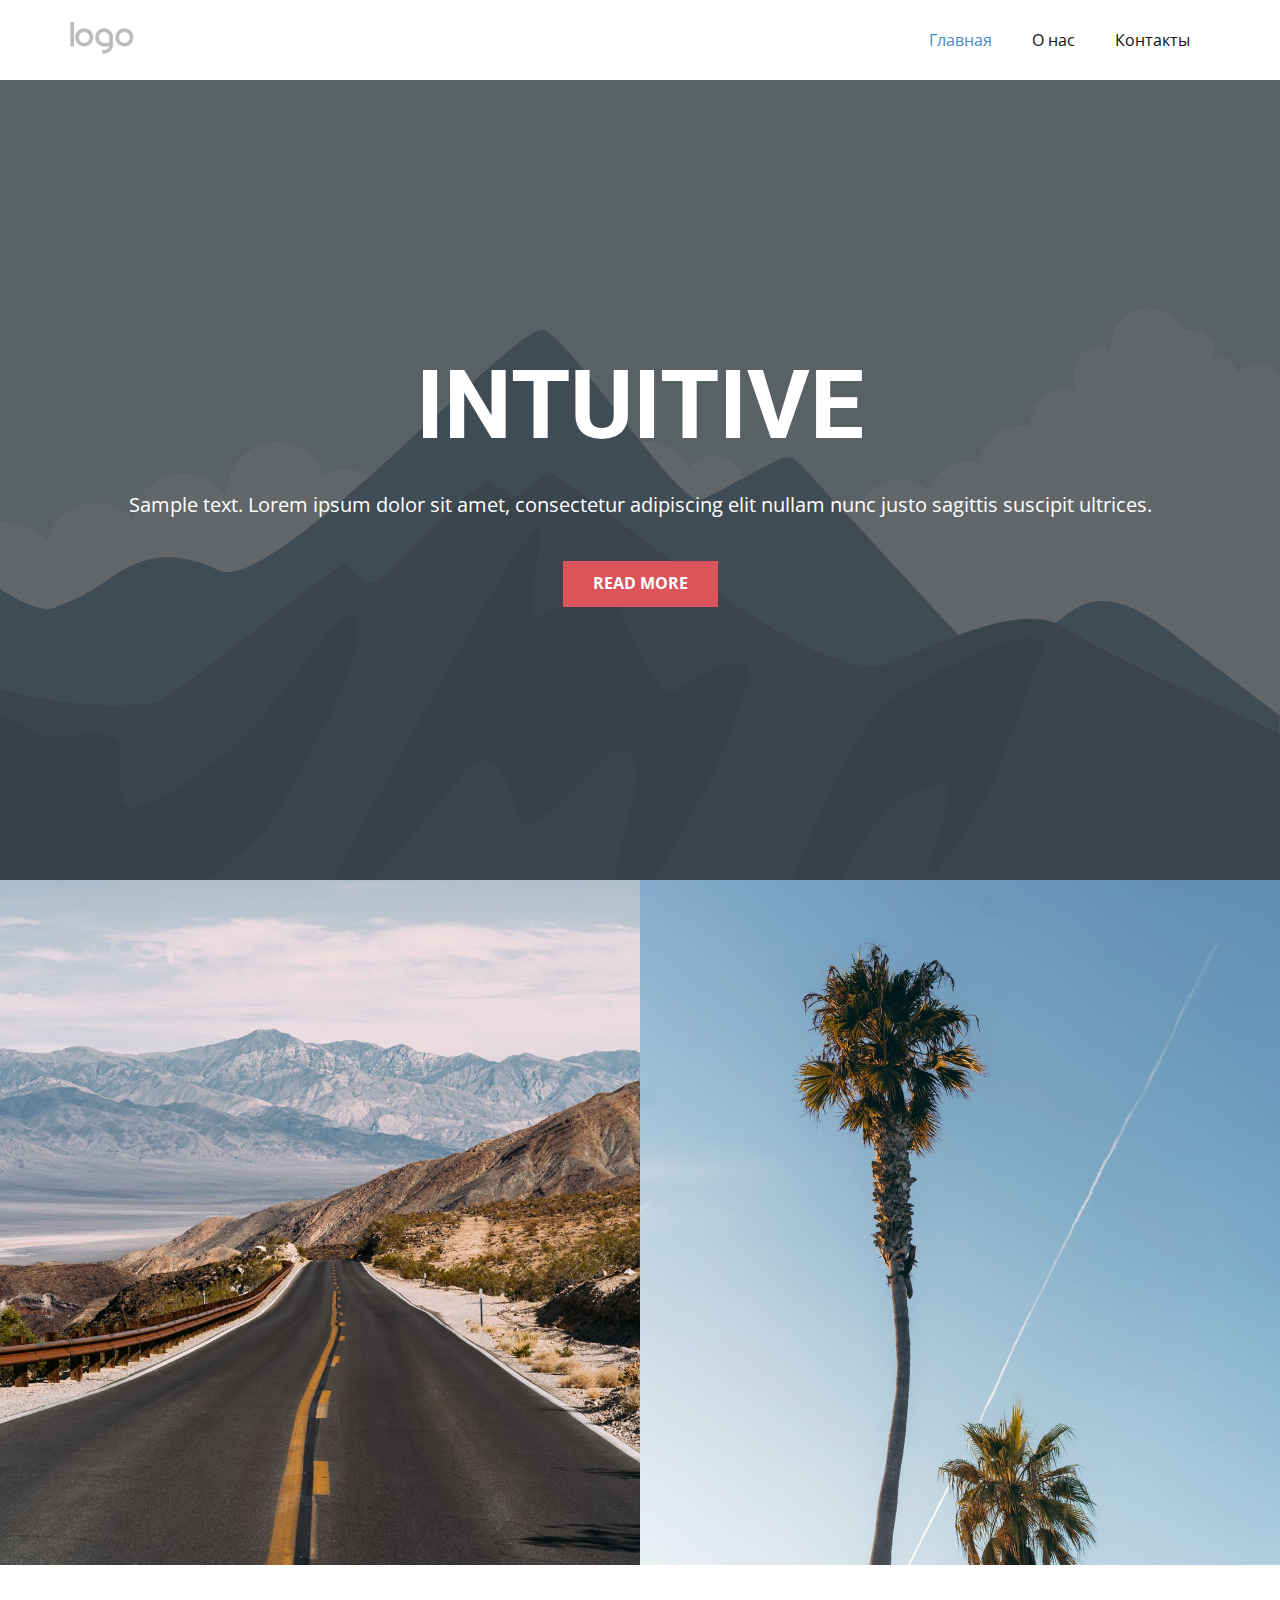
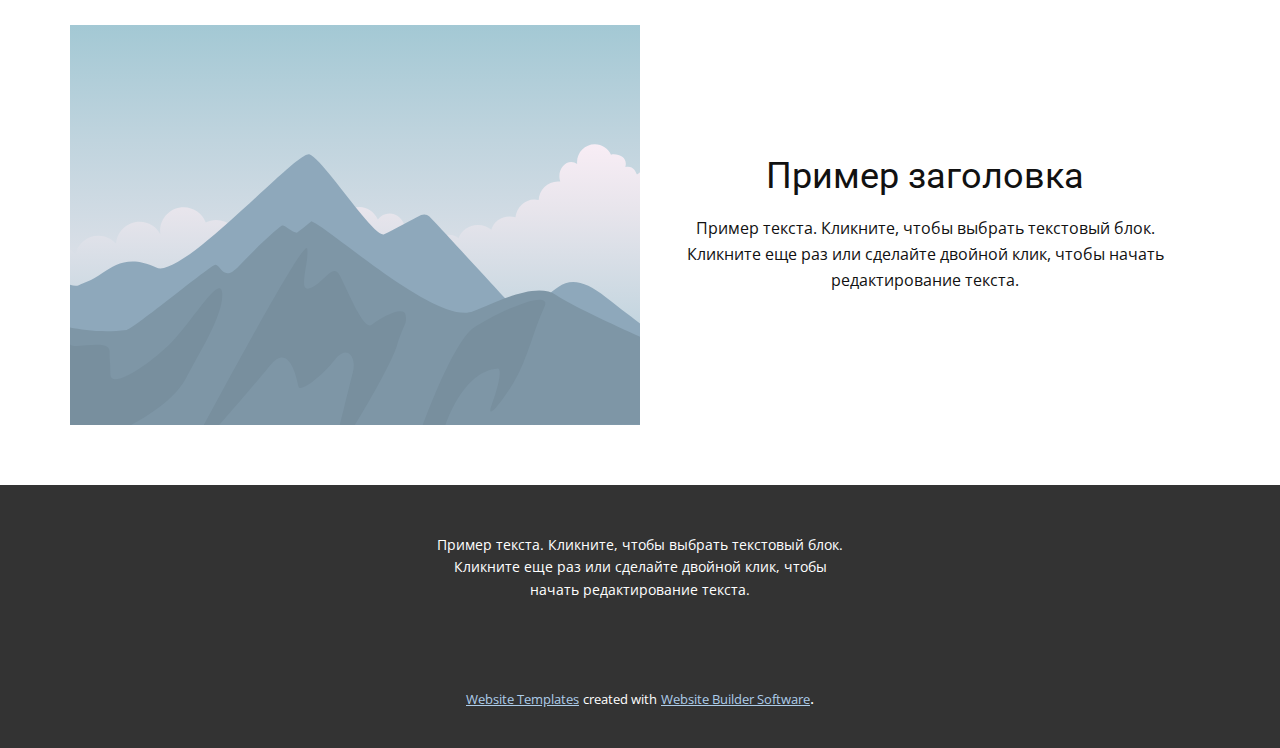
<file: index.html>
<!DOCTYPE html>
<html style="font-size: 16px;">
  <head>
    <meta name="viewport" content="width=device-width, initial-scale=1.0">
    <meta charset="utf-8">
    <meta name="keywords" content="INTUITIVE">
    <meta name="description" content="">
    <meta name="page_type" content="np-template-header-footer-from-plugin">
    <title>Главная</title>
    <link rel="stylesheet" href="nicepage.css" media="screen">
<link rel="stylesheet" href="Главная.css" media="screen">
    <script class="u-script" type="text/javascript" src="jquery.js" defer=""></script>
    <script class="u-script" type="text/javascript" src="nicepage.js" defer=""></script>
    <meta name="generator" content="Nicepage 4.2.6, nicepage.com">
    <link id="u-theme-google-font" rel="stylesheet" href="https://fonts.googleapis.com/css?family=Roboto:100,100i,300,300i,400,400i,500,500i,700,700i,900,900i|Open+Sans:300,300i,400,400i,600,600i,700,700i,800,800i">
    
    
    
    
    <script type="application/ld+json">{
		"@context": "http://schema.org",
		"@type": "Organization",
		"name": "",
		"logo": "images/default-logo.png"
}</script>
    <meta name="theme-color" content="#478ac9">
    <meta property="og:title" content="Главная">
    <meta property="og:type" content="website">
  </head>
  <body data-home-page="Главная.html" data-home-page-title="Главная" class="u-body"><header class="u-clearfix u-header u-header" id="sec-623d"><div class="u-clearfix u-sheet u-valign-middle u-sheet-1">
        <a href="https://nicepage.com" class="u-image u-logo u-image-1">
          <img src="images/default-logo.png" class="u-logo-image u-logo-image-1">
        </a>
        <nav class="u-menu u-menu-dropdown u-offcanvas u-menu-1">
          <div class="menu-collapse" style="font-size: 1rem; letter-spacing: 0px;">
            <a class="u-button-style u-custom-left-right-menu-spacing u-custom-padding-bottom u-custom-top-bottom-menu-spacing u-nav-link u-text-active-palette-1-base u-text-hover-palette-2-base" href="#">
              <svg viewBox="0 0 24 24"><use xmlns:xlink="http://www.w3.org/1999/xlink" xlink:href="#menu-hamburger"></use></svg>
              <svg version="1.1" xmlns="http://www.w3.org/2000/svg" xmlns:xlink="http://www.w3.org/1999/xlink"><defs><symbol id="menu-hamburger" viewBox="0 0 16 16" style="width: 16px; height: 16px;"><rect y="1" width="16" height="2"></rect><rect y="7" width="16" height="2"></rect><rect y="13" width="16" height="2"></rect>
</symbol>
</defs></svg>
            </a>
          </div>
          <div class="u-nav-container">
            <ul class="u-nav u-unstyled u-nav-1"><li class="u-nav-item"><a class="u-button-style u-nav-link u-text-active-palette-1-base u-text-hover-palette-2-base" href="Главная.html" style="padding: 10px 20px;">Главная</a>
</li><li class="u-nav-item"><a class="u-button-style u-nav-link u-text-active-palette-1-base u-text-hover-palette-2-base" href="О-нас.html" style="padding: 10px 20px;">О нас</a>
</li><li class="u-nav-item"><a class="u-button-style u-nav-link u-text-active-palette-1-base u-text-hover-palette-2-base" href="Контакты.html" style="padding: 10px 20px;">Контакты</a>
</li></ul>
          </div>
          <div class="u-nav-container-collapse">
            <div class="u-black u-container-style u-inner-container-layout u-opacity u-opacity-95 u-sidenav">
              <div class="u-inner-container-layout u-sidenav-overflow">
                <div class="u-menu-close"></div>
                <ul class="u-align-center u-nav u-popupmenu-items u-unstyled u-nav-2"><li class="u-nav-item"><a class="u-button-style u-nav-link" href="Главная.html">Главная</a>
</li><li class="u-nav-item"><a class="u-button-style u-nav-link" href="О-нас.html">О нас</a>
</li><li class="u-nav-item"><a class="u-button-style u-nav-link" href="Контакты.html">Контакты</a>
</li></ul>
              </div>
            </div>
            <div class="u-black u-menu-overlay u-opacity u-opacity-70"></div>
          </div>
        </nav>
      </div></header>
    <section class="u-align-center u-clearfix u-image u-shading u-section-1" src="" data-image-width="256" data-image-height="256" id="sec-996b">
      <div class="u-clearfix u-sheet u-valign-middle u-sheet-1">
        <h1 class="u-text u-text-default u-title u-text-1">INTUITIVE</h1>
        <p class="u-large-text u-text u-text-default u-text-variant u-text-2">Sample text. Lorem ipsum dolor sit amet, consectetur adipiscing elit nullam nunc justo sagittis suscipit ultrices.</p>
        <a href="#" class="u-btn u-button-style u-palette-2-base u-btn-1">Read More</a>
      </div>
    </section>
    <section class="u-clearfix u-section-2" id="carousel_b9ff">
      <div class="u-expanded-width u-gallery u-layout-grid u-lightbox u-show-text-on-hover u-gallery-1">
        <div class="u-gallery-inner u-gallery-inner-1">
          <div class="u-effect-fade u-gallery-item">
            <div class="u-back-slide u-back-slide-1">
              <img class="u-back-image u-expanded u-back-image-1" src="images/pexels-photo-3041347.jpeg">
            </div>
            <div class="u-over-slide u-shading u-over-slide-1">
              <h3 class="u-gallery-heading"></h3>
              <p class="u-gallery-text"></p>
            </div>
          </div>
          <div class="u-effect-fade u-gallery-item">
            <div class="u-back-slide u-back-slide-2">
              <img class="u-back-image u-expanded u-back-image-2" src="images/pexels-photo-3560451.jpeg">
            </div>
            <div class="u-over-slide u-shading u-over-slide-2">
              <h3 class="u-gallery-heading"></h3>
              <p class="u-gallery-text"></p>
            </div>
          </div>
        </div>
      </div>
    </section>
    <section class="u-clearfix u-section-3" id="sec-bf78">
      <div class="u-clearfix u-sheet u-sheet-1">
        <div class="u-clearfix u-expanded-width u-layout-wrap u-layout-wrap-1">
          <div class="u-layout">
            <div class="u-layout-row">
              <div class="u-container-style u-image u-layout-cell u-size-30 u-image-1" data-image-width="400" data-image-height="265">
                <div class="u-container-layout u-container-layout-1"></div>
              </div>
              <div class="u-align-center u-container-style u-layout-cell u-size-30 u-layout-cell-2">
                <div class="u-container-layout u-valign-middle u-container-layout-2">
                  <h2 class="u-text u-text-default u-text-1">Пример заголовка</h2>
                  <p class="u-text u-text-default u-text-2">Пример текста. Кликните, чтобы выбрать текстовый блок. Кликните еще раз или сделайте двойной клик, чтобы начать редактирование текста.</p>
                </div>
              </div>
            </div>
          </div>
        </div>
      </div>
    </section>
    
    
    <footer class="u-align-center u-clearfix u-footer u-grey-80 u-footer" id="sec-8ba3"><div class="u-clearfix u-sheet u-sheet-1">
        <p class="u-small-text u-text u-text-variant u-text-1">Пример текста. Кликните, чтобы выбрать текстовый блок. Кликните еще раз или сделайте двойной клик, чтобы начать редактирование текста.</p>
      </div></footer>
    <section class="u-backlink u-clearfix u-grey-80">
      <a class="u-link" href="https://nicepage.com/website-templates" target="_blank">
        <span>Website Templates</span>
      </a>
      <p class="u-text">
        <span>created with</span>
      </p>
      <a class="u-link" href="" target="_blank">
        <span>Website Builder Software</span>
      </a>. 
    </section>
  </body>
</html>
</file>
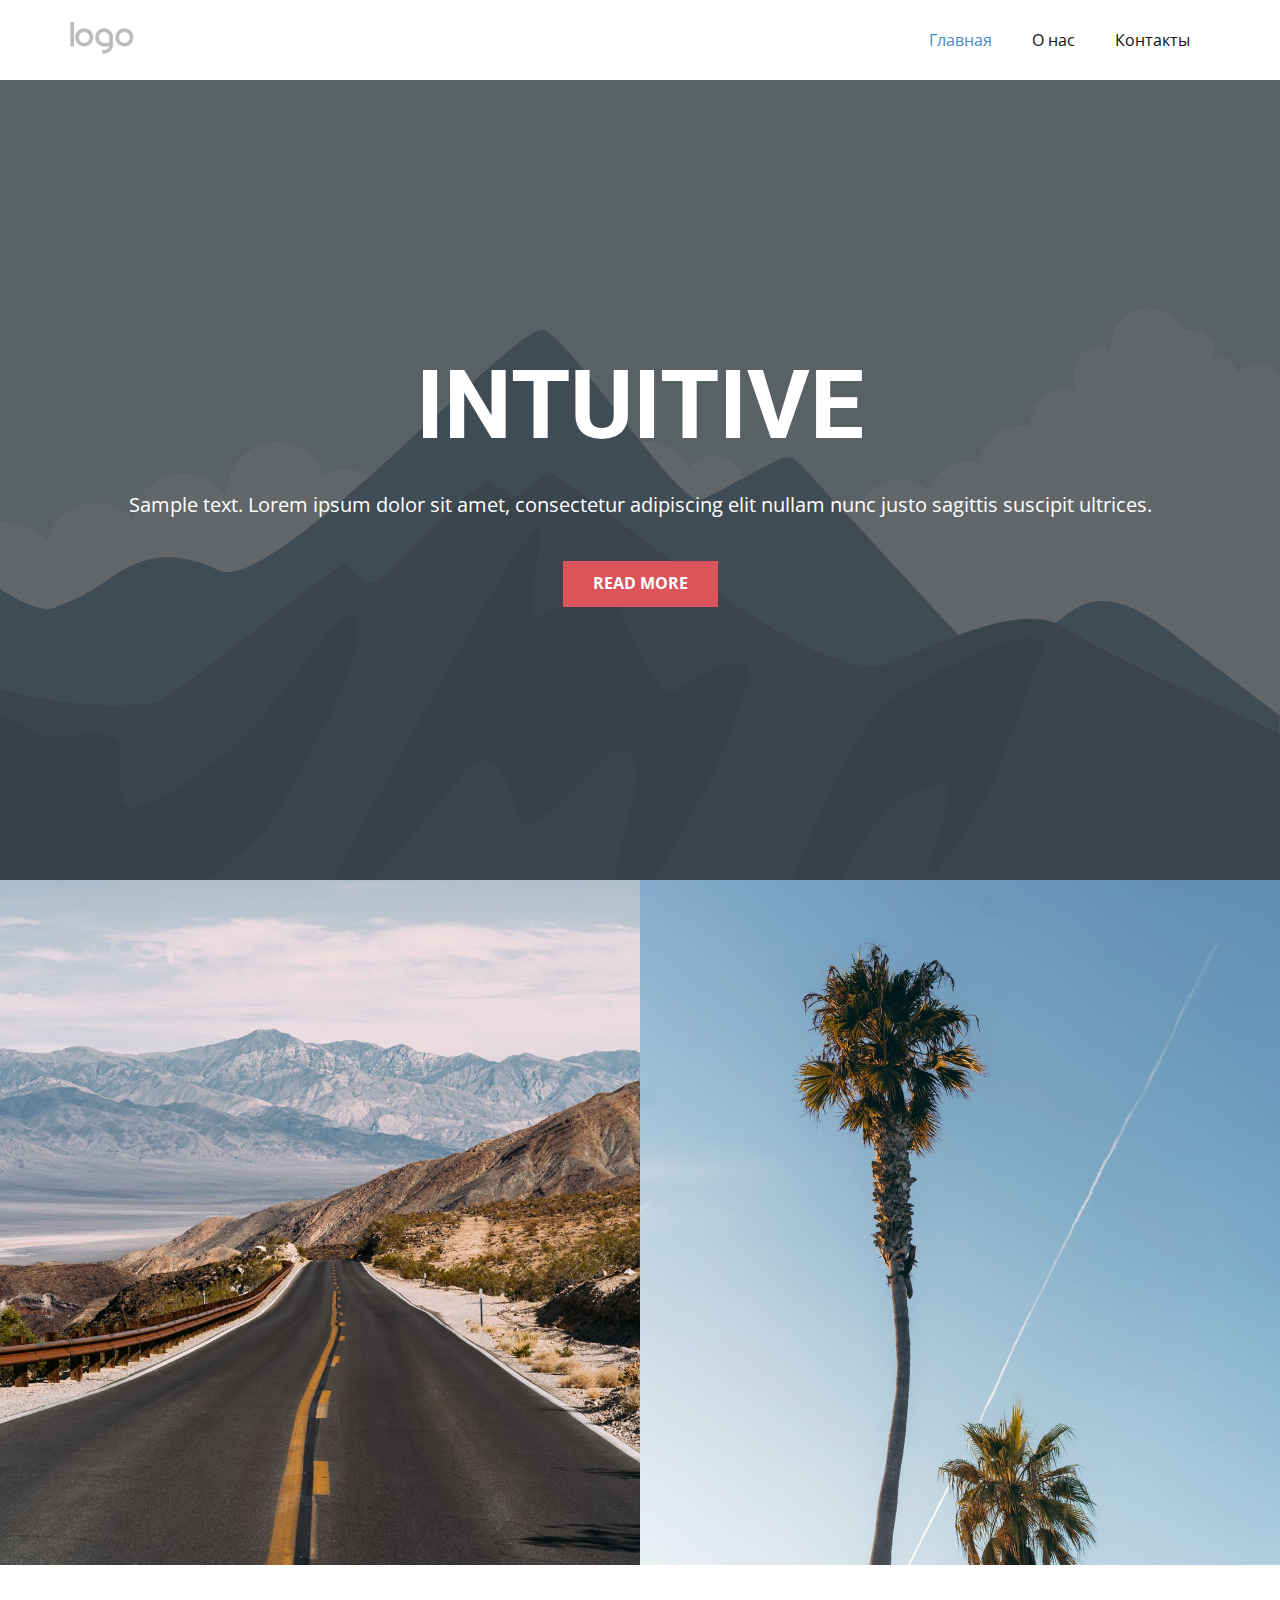
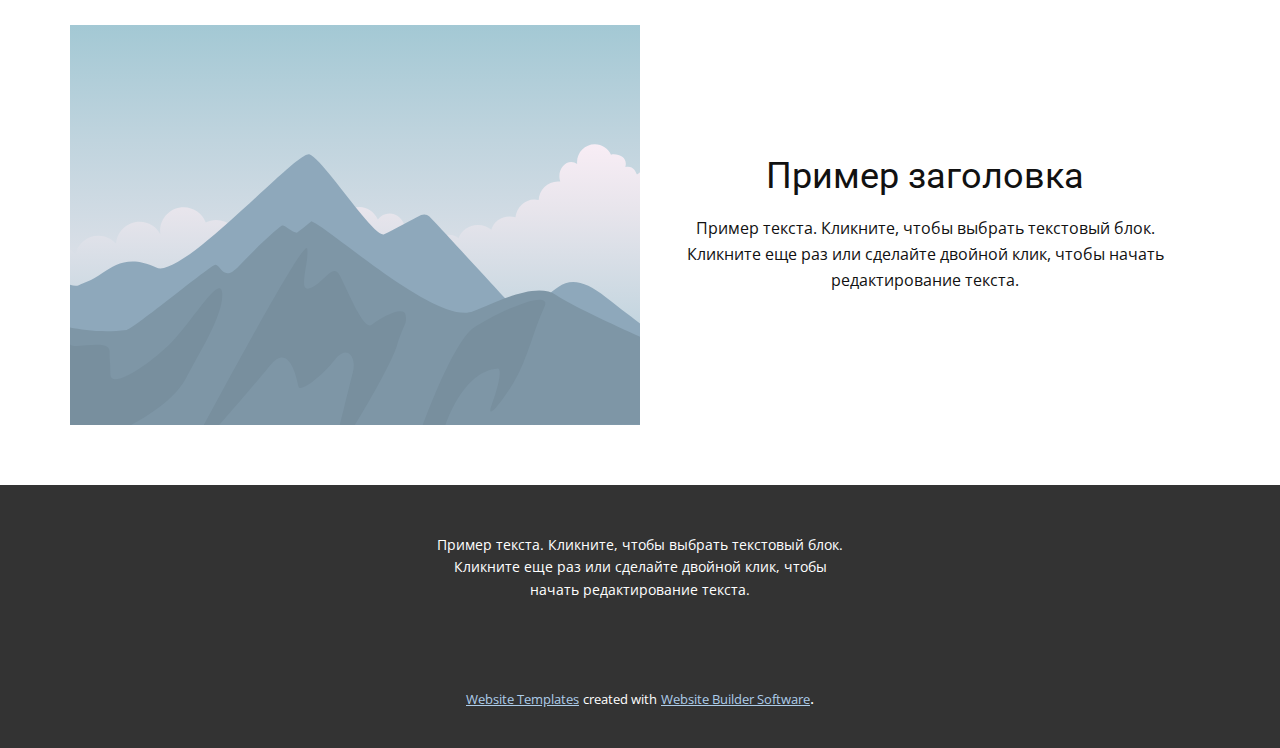
<file: Главная.html>
<!DOCTYPE html>
<html style="font-size: 16px;">
  <head>
    <meta name="viewport" content="width=device-width, initial-scale=1.0">
    <meta charset="utf-8">
    <meta name="keywords" content="INTUITIVE">
    <meta name="description" content="">
    <meta name="page_type" content="np-template-header-footer-from-plugin">
    <title>Главная</title>
    <link rel="stylesheet" href="nicepage.css" media="screen">
<link rel="stylesheet" href="Главная.css" media="screen">
    <script class="u-script" type="text/javascript" src="jquery.js" defer=""></script>
    <script class="u-script" type="text/javascript" src="nicepage.js" defer=""></script>
    <meta name="generator" content="Nicepage 4.2.6, nicepage.com">
    <link id="u-theme-google-font" rel="stylesheet" href="https://fonts.googleapis.com/css?family=Roboto:100,100i,300,300i,400,400i,500,500i,700,700i,900,900i|Open+Sans:300,300i,400,400i,600,600i,700,700i,800,800i">
    
    
    
    
    <script type="application/ld+json">{
		"@context": "http://schema.org",
		"@type": "Organization",
		"name": "",
		"logo": "images/default-logo.png"
}</script>
    <meta name="theme-color" content="#478ac9">
    <meta property="og:title" content="Главная">
    <meta property="og:type" content="website">
  </head>
  <body class="u-body"><header class="u-clearfix u-header u-header" id="sec-623d"><div class="u-clearfix u-sheet u-valign-middle u-sheet-1">
        <a href="https://nicepage.com" class="u-image u-logo u-image-1">
          <img src="images/default-logo.png" class="u-logo-image u-logo-image-1">
        </a>
        <nav class="u-menu u-menu-dropdown u-offcanvas u-menu-1">
          <div class="menu-collapse" style="font-size: 1rem; letter-spacing: 0px;">
            <a class="u-button-style u-custom-left-right-menu-spacing u-custom-padding-bottom u-custom-top-bottom-menu-spacing u-nav-link u-text-active-palette-1-base u-text-hover-palette-2-base" href="#">
              <svg viewBox="0 0 24 24"><use xmlns:xlink="http://www.w3.org/1999/xlink" xlink:href="#menu-hamburger"></use></svg>
              <svg version="1.1" xmlns="http://www.w3.org/2000/svg" xmlns:xlink="http://www.w3.org/1999/xlink"><defs><symbol id="menu-hamburger" viewBox="0 0 16 16" style="width: 16px; height: 16px;"><rect y="1" width="16" height="2"></rect><rect y="7" width="16" height="2"></rect><rect y="13" width="16" height="2"></rect>
</symbol>
</defs></svg>
            </a>
          </div>
          <div class="u-nav-container">
            <ul class="u-nav u-unstyled u-nav-1"><li class="u-nav-item"><a class="u-button-style u-nav-link u-text-active-palette-1-base u-text-hover-palette-2-base" href="Главная.html" style="padding: 10px 20px;">Главная</a>
</li><li class="u-nav-item"><a class="u-button-style u-nav-link u-text-active-palette-1-base u-text-hover-palette-2-base" href="О-нас.html" style="padding: 10px 20px;">О нас</a>
</li><li class="u-nav-item"><a class="u-button-style u-nav-link u-text-active-palette-1-base u-text-hover-palette-2-base" href="Контакты.html" style="padding: 10px 20px;">Контакты</a>
</li></ul>
          </div>
          <div class="u-nav-container-collapse">
            <div class="u-black u-container-style u-inner-container-layout u-opacity u-opacity-95 u-sidenav">
              <div class="u-inner-container-layout u-sidenav-overflow">
                <div class="u-menu-close"></div>
                <ul class="u-align-center u-nav u-popupmenu-items u-unstyled u-nav-2"><li class="u-nav-item"><a class="u-button-style u-nav-link" href="Главная.html">Главная</a>
</li><li class="u-nav-item"><a class="u-button-style u-nav-link" href="О-нас.html">О нас</a>
</li><li class="u-nav-item"><a class="u-button-style u-nav-link" href="Контакты.html">Контакты</a>
</li></ul>
              </div>
            </div>
            <div class="u-black u-menu-overlay u-opacity u-opacity-70"></div>
          </div>
        </nav>
      </div></header>
    <section class="u-align-center u-clearfix u-image u-shading u-section-1" src="" data-image-width="256" data-image-height="256" id="sec-996b">
      <div class="u-clearfix u-sheet u-valign-middle u-sheet-1">
        <h1 class="u-text u-text-default u-title u-text-1">INTUITIVE</h1>
        <p class="u-large-text u-text u-text-default u-text-variant u-text-2">Sample text. Lorem ipsum dolor sit amet, consectetur adipiscing elit nullam nunc justo sagittis suscipit ultrices.</p>
        <a href="#" class="u-btn u-button-style u-palette-2-base u-btn-1">Read More</a>
      </div>
    </section>
    <section class="u-clearfix u-section-2" id="carousel_b9ff">
      <div class="u-expanded-width u-gallery u-layout-grid u-lightbox u-show-text-on-hover u-gallery-1">
        <div class="u-gallery-inner u-gallery-inner-1">
          <div class="u-effect-fade u-gallery-item">
            <div class="u-back-slide u-back-slide-1">
              <img class="u-back-image u-expanded u-back-image-1" src="images/pexels-photo-3041347.jpeg">
            </div>
            <div class="u-over-slide u-shading u-over-slide-1">
              <h3 class="u-gallery-heading"></h3>
              <p class="u-gallery-text"></p>
            </div>
          </div>
          <div class="u-effect-fade u-gallery-item">
            <div class="u-back-slide u-back-slide-2">
              <img class="u-back-image u-expanded u-back-image-2" src="images/pexels-photo-3560451.jpeg">
            </div>
            <div class="u-over-slide u-shading u-over-slide-2">
              <h3 class="u-gallery-heading"></h3>
              <p class="u-gallery-text"></p>
            </div>
          </div>
        </div>
      </div>
    </section>
    <section class="u-clearfix u-section-3" id="sec-bf78">
      <div class="u-clearfix u-sheet u-sheet-1">
        <div class="u-clearfix u-expanded-width u-layout-wrap u-layout-wrap-1">
          <div class="u-layout">
            <div class="u-layout-row">
              <div class="u-container-style u-image u-layout-cell u-size-30 u-image-1" data-image-width="400" data-image-height="265">
                <div class="u-container-layout u-container-layout-1"></div>
              </div>
              <div class="u-align-center u-container-style u-layout-cell u-size-30 u-layout-cell-2">
                <div class="u-container-layout u-valign-middle u-container-layout-2">
                  <h2 class="u-text u-text-default u-text-1">Пример заголовка</h2>
                  <p class="u-text u-text-default u-text-2">Пример текста. Кликните, чтобы выбрать текстовый блок. Кликните еще раз или сделайте двойной клик, чтобы начать редактирование текста.</p>
                </div>
              </div>
            </div>
          </div>
        </div>
      </div>
    </section>
    
    
    <footer class="u-align-center u-clearfix u-footer u-grey-80 u-footer" id="sec-8ba3"><div class="u-clearfix u-sheet u-sheet-1">
        <p class="u-small-text u-text u-text-variant u-text-1">Пример текста. Кликните, чтобы выбрать текстовый блок. Кликните еще раз или сделайте двойной клик, чтобы начать редактирование текста.</p>
      </div></footer>
    <section class="u-backlink u-clearfix u-grey-80">
      <a class="u-link" href="https://nicepage.com/website-templates" target="_blank">
        <span>Website Templates</span>
      </a>
      <p class="u-text">
        <span>created with</span>
      </p>
      <a class="u-link" href="" target="_blank">
        <span>Website Builder Software</span>
      </a>. 
    </section>
  </body>
</html>
</file>
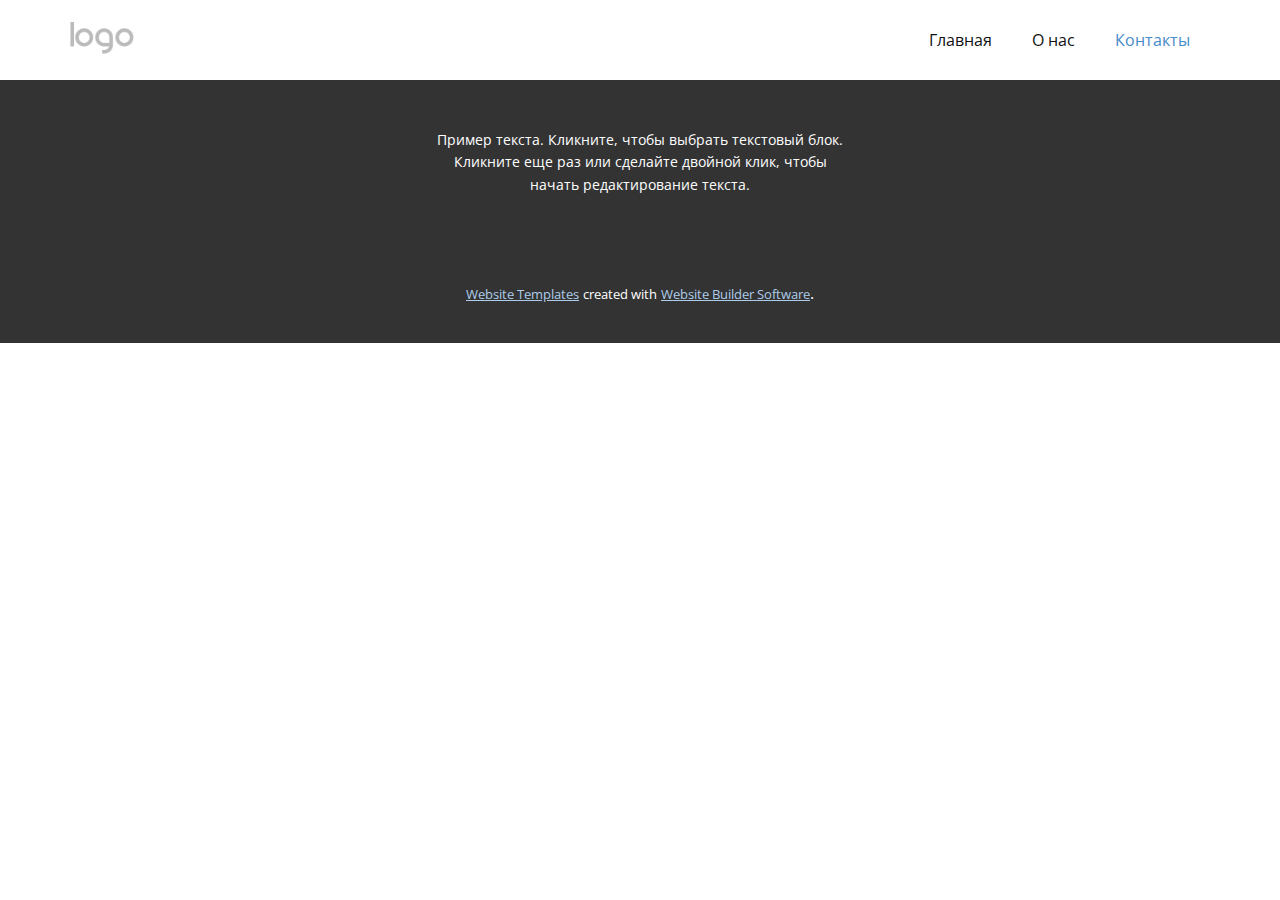
<file: Контакты.html>
<!DOCTYPE html>
<html style="font-size: 16px;">
  <head>
    <meta name="viewport" content="width=device-width, initial-scale=1.0">
    <meta charset="utf-8">
    <meta name="keywords" content="">
    <meta name="description" content="">
    <meta name="page_type" content="np-template-header-footer-from-plugin">
    <title>Контакты</title>
    <link rel="stylesheet" href="nicepage.css" media="screen">
<link rel="stylesheet" href="Контакты.css" media="screen">
    <script class="u-script" type="text/javascript" src="jquery.js" defer=""></script>
    <script class="u-script" type="text/javascript" src="nicepage.js" defer=""></script>
    <meta name="generator" content="Nicepage 4.2.6, nicepage.com">
    <link id="u-theme-google-font" rel="stylesheet" href="https://fonts.googleapis.com/css?family=Roboto:100,100i,300,300i,400,400i,500,500i,700,700i,900,900i|Open+Sans:300,300i,400,400i,600,600i,700,700i,800,800i">
    
    <script type="application/ld+json">{
		"@context": "http://schema.org",
		"@type": "Organization",
		"name": "",
		"logo": "images/default-logo.png"
}</script>
    <meta name="theme-color" content="#478ac9">
    <meta property="og:title" content="Контакты">
    <meta property="og:type" content="website">
  </head>
  <body class="u-body"><header class="u-clearfix u-header u-header" id="sec-623d"><div class="u-clearfix u-sheet u-valign-middle u-sheet-1">
        <a href="https://nicepage.com" class="u-image u-logo u-image-1">
          <img src="images/default-logo.png" class="u-logo-image u-logo-image-1">
        </a>
        <nav class="u-menu u-menu-dropdown u-offcanvas u-menu-1">
          <div class="menu-collapse" style="font-size: 1rem; letter-spacing: 0px;">
            <a class="u-button-style u-custom-left-right-menu-spacing u-custom-padding-bottom u-custom-top-bottom-menu-spacing u-nav-link u-text-active-palette-1-base u-text-hover-palette-2-base" href="#">
              <svg viewBox="0 0 24 24"><use xmlns:xlink="http://www.w3.org/1999/xlink" xlink:href="#menu-hamburger"></use></svg>
              <svg version="1.1" xmlns="http://www.w3.org/2000/svg" xmlns:xlink="http://www.w3.org/1999/xlink"><defs><symbol id="menu-hamburger" viewBox="0 0 16 16" style="width: 16px; height: 16px;"><rect y="1" width="16" height="2"></rect><rect y="7" width="16" height="2"></rect><rect y="13" width="16" height="2"></rect>
</symbol>
</defs></svg>
            </a>
          </div>
          <div class="u-nav-container">
            <ul class="u-nav u-unstyled u-nav-1"><li class="u-nav-item"><a class="u-button-style u-nav-link u-text-active-palette-1-base u-text-hover-palette-2-base" href="Главная.html" style="padding: 10px 20px;">Главная</a>
</li><li class="u-nav-item"><a class="u-button-style u-nav-link u-text-active-palette-1-base u-text-hover-palette-2-base" href="О-нас.html" style="padding: 10px 20px;">О нас</a>
</li><li class="u-nav-item"><a class="u-button-style u-nav-link u-text-active-palette-1-base u-text-hover-palette-2-base" href="Контакты.html" style="padding: 10px 20px;">Контакты</a>
</li></ul>
          </div>
          <div class="u-nav-container-collapse">
            <div class="u-black u-container-style u-inner-container-layout u-opacity u-opacity-95 u-sidenav">
              <div class="u-inner-container-layout u-sidenav-overflow">
                <div class="u-menu-close"></div>
                <ul class="u-align-center u-nav u-popupmenu-items u-unstyled u-nav-2"><li class="u-nav-item"><a class="u-button-style u-nav-link" href="Главная.html">Главная</a>
</li><li class="u-nav-item"><a class="u-button-style u-nav-link" href="О-нас.html">О нас</a>
</li><li class="u-nav-item"><a class="u-button-style u-nav-link" href="Контакты.html">Контакты</a>
</li></ul>
              </div>
            </div>
            <div class="u-black u-menu-overlay u-opacity u-opacity-70"></div>
          </div>
        </nav>
      </div></header> 
    
    
    <footer class="u-align-center u-clearfix u-footer u-grey-80 u-footer" id="sec-8ba3"><div class="u-clearfix u-sheet u-sheet-1">
        <p class="u-small-text u-text u-text-variant u-text-1">Пример текста. Кликните, чтобы выбрать текстовый блок. Кликните еще раз или сделайте двойной клик, чтобы начать редактирование текста.</p>
      </div></footer>
    <section class="u-backlink u-clearfix u-grey-80">
      <a class="u-link" href="https://nicepage.com/website-templates" target="_blank">
        <span>Website Templates</span>
      </a>
      <p class="u-text">
        <span>created with</span>
      </p>
      <a class="u-link" href="" target="_blank">
        <span>Website Builder Software</span>
      </a>. 
    </section>
  </body>
</html>
</file>
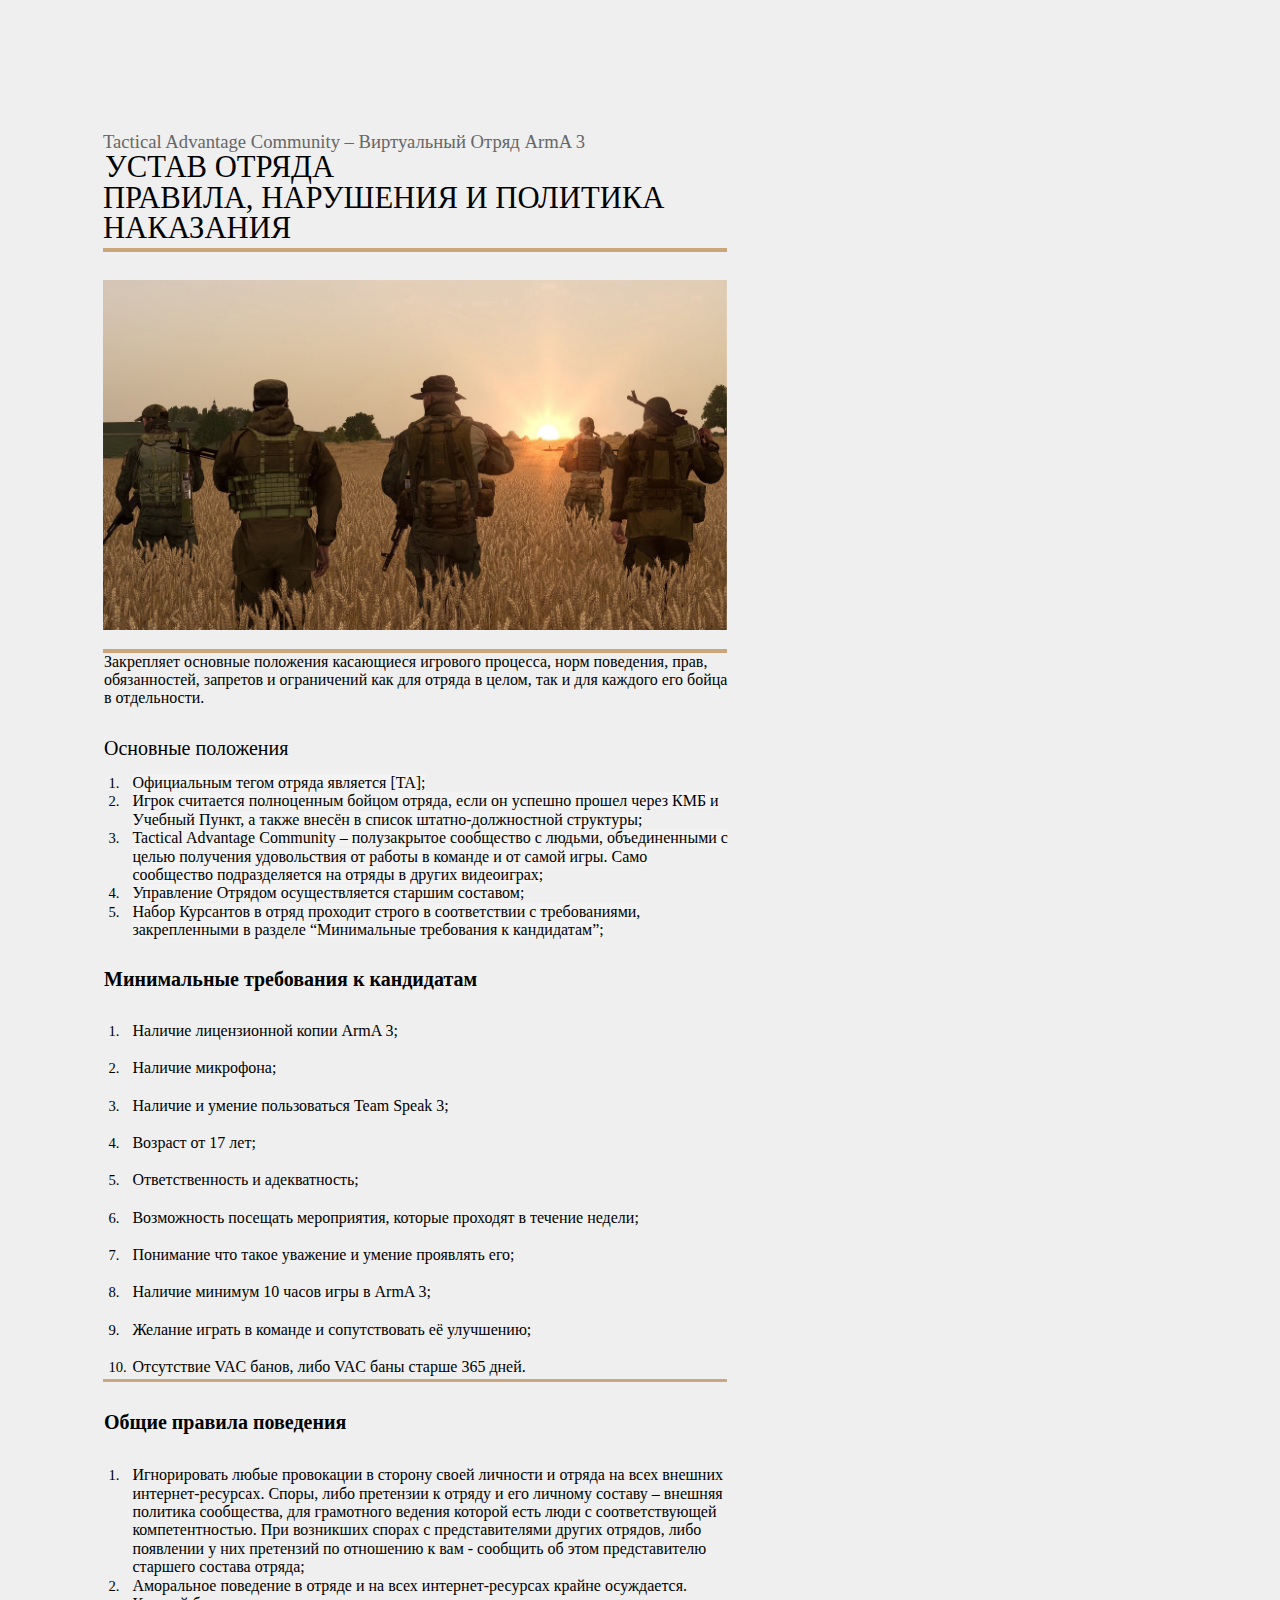
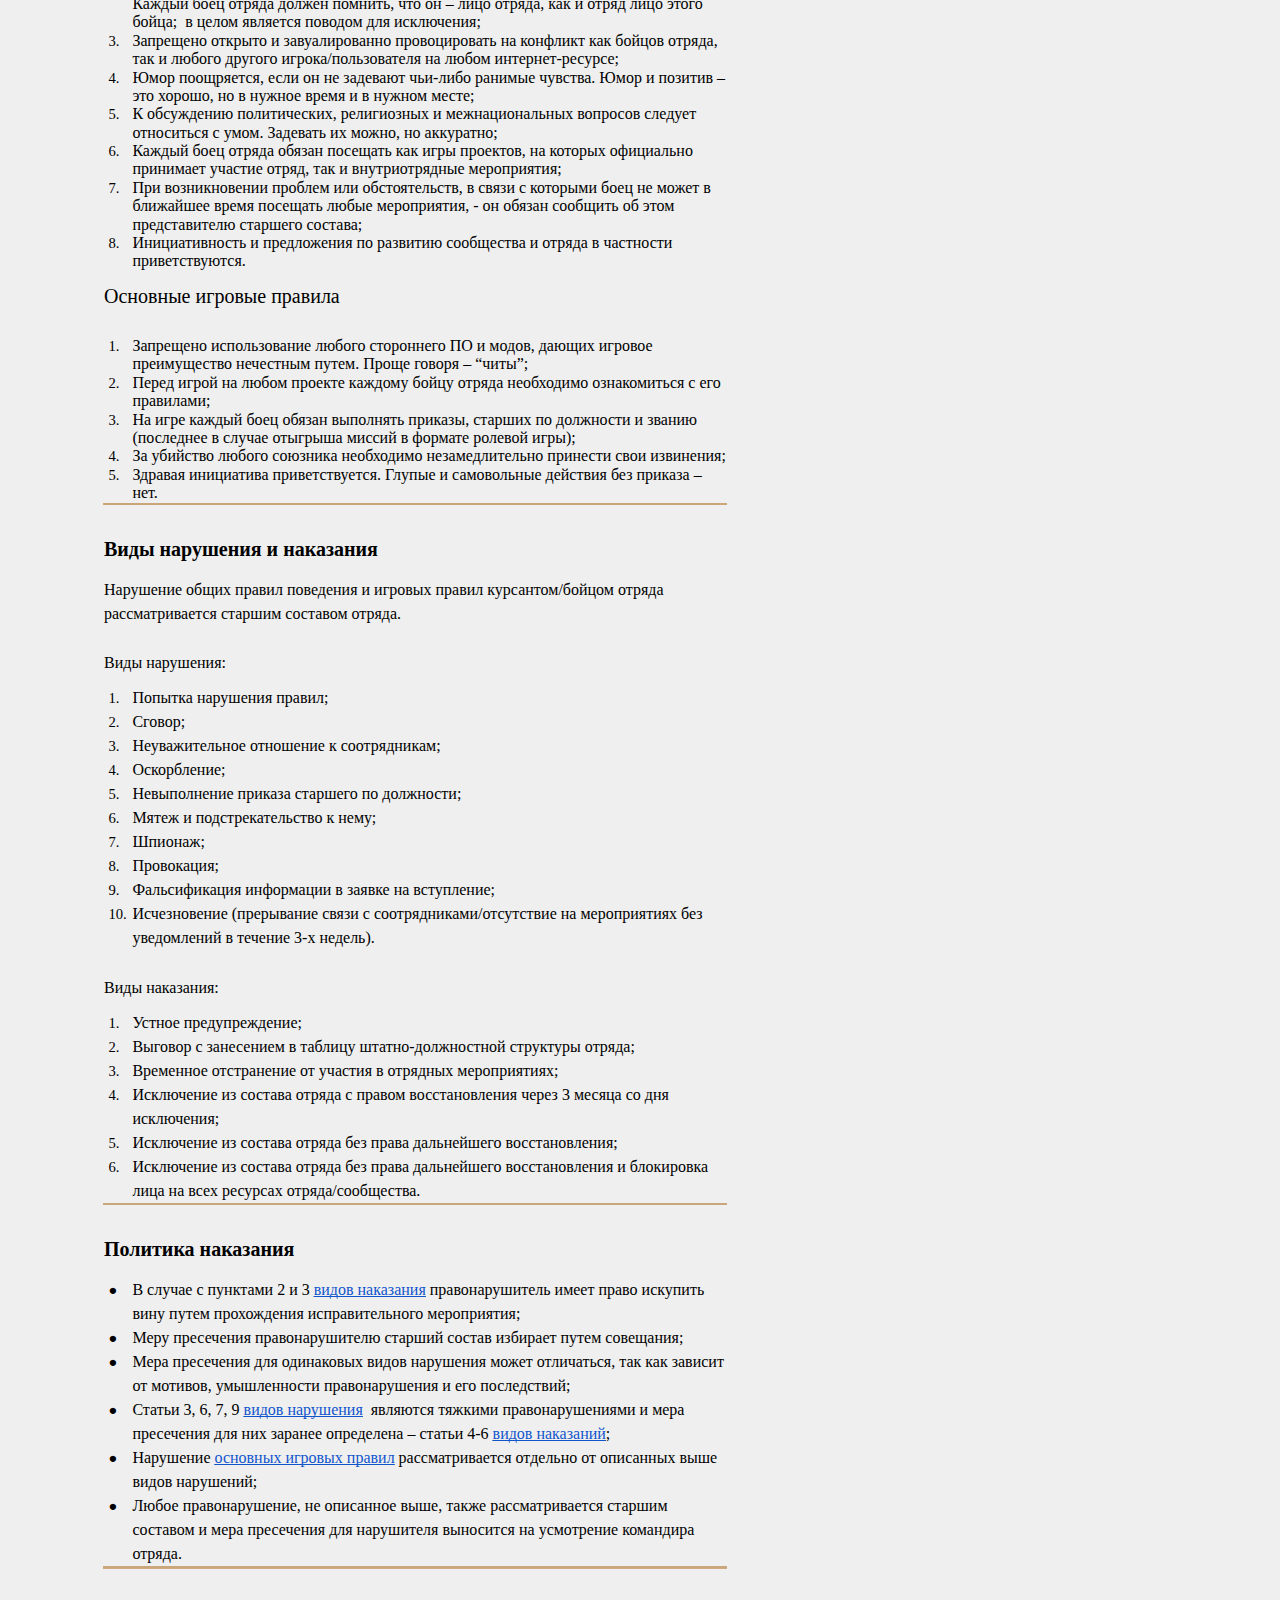
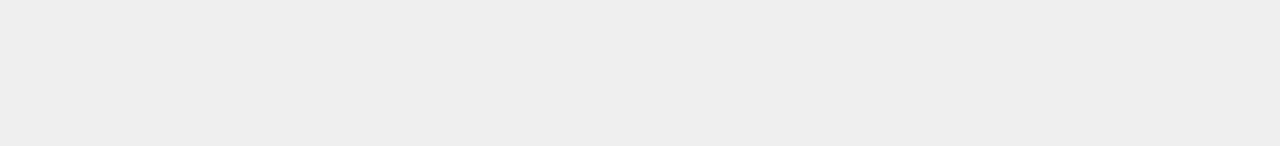
<file: Устав.html>
<html><head><meta content="text/html; charset=UTF-8" http-equiv="content-type"><style type="text/css">@import url('https://themes.googleusercontent.com/fonts/css?kit=84IeNkgn7Llq5SxTLYEAYSUtPfispk2Nf_HnDByoHUW5yQGuEJ3jv3ka_cmK-LnV2ozdw-SZ4D64M-12qOE5rltXRa8TVwTICgirnJhmVJw');ol.lst-kix_fx3jrp8fxuca-7.start{counter-reset:lst-ctn-kix_fx3jrp8fxuca-7 0}.lst-kix_s99adhve4i1-1>li{counter-increment:lst-ctn-kix_s99adhve4i1-1}.lst-kix_frn8gvhik4mk-2>li{counter-increment:lst-ctn-kix_frn8gvhik4mk-2}.lst-kix_bbj8ehhloolm-3>li{counter-increment:lst-ctn-kix_bbj8ehhloolm-3}.lst-kix_s99adhve4i1-0>li:before{content:"" counter(lst-ctn-kix_s99adhve4i1-0,decimal) ". "}ol.lst-kix_mj35kn9q5xez-4.start{counter-reset:lst-ctn-kix_mj35kn9q5xez-4 0}ol.lst-kix_fgr1f3bars3n-3.start{counter-reset:lst-ctn-kix_fgr1f3bars3n-3 0}ol.lst-kix_frn8gvhik4mk-1.start{counter-reset:lst-ctn-kix_frn8gvhik4mk-1 0}.lst-kix_s99adhve4i1-3>li:before{content:"" counter(lst-ctn-kix_s99adhve4i1-3,decimal) ". "}.lst-kix_s99adhve4i1-2>li:before{content:"" counter(lst-ctn-kix_s99adhve4i1-2,lower-roman) ". "}.lst-kix_s99adhve4i1-4>li:before{content:"" counter(lst-ctn-kix_s99adhve4i1-4,lower-latin) ". "}.lst-kix_s99adhve4i1-1>li:before{content:"" counter(lst-ctn-kix_s99adhve4i1-1,lower-latin) ". "}.lst-kix_s99adhve4i1-5>li:before{content:"" counter(lst-ctn-kix_s99adhve4i1-5,lower-roman) ". "}.lst-kix_mj35kn9q5xez-0>li:before{content:"" counter(lst-ctn-kix_mj35kn9q5xez-0,decimal) ". "}ol.lst-kix_bbj8ehhloolm-0.start{counter-reset:lst-ctn-kix_bbj8ehhloolm-0 0}ol.lst-kix_7bcpqvt1rda-0.start{counter-reset:lst-ctn-kix_7bcpqvt1rda-0 0}.lst-kix_mj35kn9q5xez-1>li:before{content:"" counter(lst-ctn-kix_mj35kn9q5xez-1,lower-latin) ". "}.lst-kix_mj35kn9q5xez-2>li:before{content:"" counter(lst-ctn-kix_mj35kn9q5xez-2,lower-roman) ". "}.lst-kix_s99adhve4i1-3>li{counter-increment:lst-ctn-kix_s99adhve4i1-3}.lst-kix_mj35kn9q5xez-5>li:before{content:"" counter(lst-ctn-kix_mj35kn9q5xez-5,lower-roman) ". "}.lst-kix_mj35kn9q5xez-6>li:before{content:"" counter(lst-ctn-kix_mj35kn9q5xez-6,decimal) ". "}ol.lst-kix_dnt5gijfxsk8-2.start{counter-reset:lst-ctn-kix_dnt5gijfxsk8-2 0}ol.lst-kix_7mbo8ag4rgi-1.start{counter-reset:lst-ctn-kix_7mbo8ag4rgi-1 0}.lst-kix_mj35kn9q5xez-3>li:before{content:"" counter(lst-ctn-kix_mj35kn9q5xez-3,decimal) ". "}.lst-kix_mj35kn9q5xez-4>li:before{content:"" counter(lst-ctn-kix_mj35kn9q5xez-4,lower-latin) ". "}.lst-kix_mj35kn9q5xez-7>li:before{content:"" counter(lst-ctn-kix_mj35kn9q5xez-7,lower-latin) ". "}.lst-kix_mj35kn9q5xez-8>li:before{content:"" counter(lst-ctn-kix_mj35kn9q5xez-8,lower-roman) ". "}ol.lst-kix_7mbo8ag4rgi-7.start{counter-reset:lst-ctn-kix_7mbo8ag4rgi-7 0}.lst-kix_s99adhve4i1-7>li:before{content:"" counter(lst-ctn-kix_s99adhve4i1-7,lower-latin) ". "}.lst-kix_7mbo8ag4rgi-0>li{counter-increment:lst-ctn-kix_7mbo8ag4rgi-0}ol.lst-kix_fx3jrp8fxuca-2.start{counter-reset:lst-ctn-kix_fx3jrp8fxuca-2 0}.lst-kix_s99adhve4i1-6>li:before{content:"" counter(lst-ctn-kix_s99adhve4i1-6,decimal) ". "}.lst-kix_s99adhve4i1-8>li:before{content:"" counter(lst-ctn-kix_s99adhve4i1-8,lower-roman) ". "}ol.lst-kix_7bcpqvt1rda-6.start{counter-reset:lst-ctn-kix_7bcpqvt1rda-6 0}.lst-kix_fgr1f3bars3n-2>li:before{content:"" counter(lst-ctn-kix_fgr1f3bars3n-2,lower-roman) ". "}ol.lst-kix_mj35kn9q5xez-5.start{counter-reset:lst-ctn-kix_mj35kn9q5xez-5 0}.lst-kix_fgr1f3bars3n-8>li{counter-increment:lst-ctn-kix_fgr1f3bars3n-8}.lst-kix_frn8gvhik4mk-0>li{counter-increment:lst-ctn-kix_frn8gvhik4mk-0}ol.lst-kix_s99adhve4i1-1.start{counter-reset:lst-ctn-kix_s99adhve4i1-1 0}ol.lst-kix_frn8gvhik4mk-0.start{counter-reset:lst-ctn-kix_frn8gvhik4mk-0 0}.lst-kix_fgr1f3bars3n-3>li:before{content:"" counter(lst-ctn-kix_fgr1f3bars3n-3,decimal) ". "}ol.lst-kix_fgr1f3bars3n-2.start{counter-reset:lst-ctn-kix_fgr1f3bars3n-2 0}.lst-kix_frn8gvhik4mk-6>li{counter-increment:lst-ctn-kix_frn8gvhik4mk-6}ol.lst-kix_frn8gvhik4mk-7.start{counter-reset:lst-ctn-kix_frn8gvhik4mk-7 0}.lst-kix_7bcpqvt1rda-0>li{counter-increment:lst-ctn-kix_7bcpqvt1rda-0}.lst-kix_fgr1f3bars3n-0>li:before{content:"" counter(lst-ctn-kix_fgr1f3bars3n-0,decimal) ". "}.lst-kix_fgr1f3bars3n-8>li:before{content:"" counter(lst-ctn-kix_fgr1f3bars3n-8,lower-roman) ". "}.lst-kix_bbj8ehhloolm-1>li{counter-increment:lst-ctn-kix_bbj8ehhloolm-1}.lst-kix_fgr1f3bars3n-1>li:before{content:"" counter(lst-ctn-kix_fgr1f3bars3n-1,lower-latin) ". "}ol.lst-kix_7mbo8ag4rgi-6.start{counter-reset:lst-ctn-kix_7mbo8ag4rgi-6 0}.lst-kix_bbj8ehhloolm-7>li{counter-increment:lst-ctn-kix_bbj8ehhloolm-7}ol.lst-kix_s99adhve4i1-5.start{counter-reset:lst-ctn-kix_s99adhve4i1-5 0}ol.lst-kix_fgr1f3bars3n-8.start{counter-reset:lst-ctn-kix_fgr1f3bars3n-8 0}.lst-kix_mj35kn9q5xez-3>li{counter-increment:lst-ctn-kix_mj35kn9q5xez-3}.lst-kix_fx3jrp8fxuca-0>li{counter-increment:lst-ctn-kix_fx3jrp8fxuca-0}.lst-kix_dnt5gijfxsk8-0>li{counter-increment:lst-ctn-kix_dnt5gijfxsk8-0}ol.lst-kix_fx3jrp8fxuca-6.start{counter-reset:lst-ctn-kix_fx3jrp8fxuca-6 0}ol.lst-kix_dnt5gijfxsk8-8.start{counter-reset:lst-ctn-kix_dnt5gijfxsk8-8 0}ol.lst-kix_fx3jrp8fxuca-1.start{counter-reset:lst-ctn-kix_fx3jrp8fxuca-1 0}ol.lst-kix_frn8gvhik4mk-6.start{counter-reset:lst-ctn-kix_frn8gvhik4mk-6 0}.lst-kix_s99adhve4i1-8>li{counter-increment:lst-ctn-kix_s99adhve4i1-8}.lst-kix_s99adhve4i1-5>li{counter-increment:lst-ctn-kix_s99adhve4i1-5}ol.lst-kix_bbj8ehhloolm-7{list-style-type:none}ol.lst-kix_bbj8ehhloolm-8{list-style-type:none}.lst-kix_fgr1f3bars3n-1>li{counter-increment:lst-ctn-kix_fgr1f3bars3n-1}ol.lst-kix_bbj8ehhloolm-5{list-style-type:none}ol.lst-kix_bbj8ehhloolm-6{list-style-type:none}ol.lst-kix_bbj8ehhloolm-3{list-style-type:none}ol.lst-kix_bbj8ehhloolm-4{list-style-type:none}ol.lst-kix_bbj8ehhloolm-1{list-style-type:none}ol.lst-kix_s99adhve4i1-0.start{counter-reset:lst-ctn-kix_s99adhve4i1-0 0}ol.lst-kix_bbj8ehhloolm-2{list-style-type:none}ol.lst-kix_bbj8ehhloolm-0{list-style-type:none}.lst-kix_7mbo8ag4rgi-7>li{counter-increment:lst-ctn-kix_7mbo8ag4rgi-7}ol.lst-kix_7bcpqvt1rda-1.start{counter-reset:lst-ctn-kix_7bcpqvt1rda-1 0}ol.lst-kix_dnt5gijfxsk8-1.start{counter-reset:lst-ctn-kix_dnt5gijfxsk8-1 0}.lst-kix_fgr1f3bars3n-7>li:before{content:"" counter(lst-ctn-kix_fgr1f3bars3n-7,lower-latin) ". "}ol.lst-kix_dnt5gijfxsk8-7.start{counter-reset:lst-ctn-kix_dnt5gijfxsk8-7 0}.lst-kix_fgr1f3bars3n-6>li:before{content:"" counter(lst-ctn-kix_fgr1f3bars3n-6,decimal) ". "}ol.lst-kix_s99adhve4i1-6.start{counter-reset:lst-ctn-kix_s99adhve4i1-6 0}.lst-kix_fgr1f3bars3n-4>li:before{content:"" counter(lst-ctn-kix_fgr1f3bars3n-4,lower-latin) ". "}.lst-kix_fgr1f3bars3n-5>li:before{content:"" counter(lst-ctn-kix_fgr1f3bars3n-5,lower-roman) ". "}.lst-kix_dnt5gijfxsk8-4>li{counter-increment:lst-ctn-kix_dnt5gijfxsk8-4}ol.lst-kix_frn8gvhik4mk-5.start{counter-reset:lst-ctn-kix_frn8gvhik4mk-5 0}ol.lst-kix_fgr1f3bars3n-7.start{counter-reset:lst-ctn-kix_fgr1f3bars3n-7 0}ol.lst-kix_bbj8ehhloolm-4.start{counter-reset:lst-ctn-kix_bbj8ehhloolm-4 0}ol.lst-kix_7bcpqvt1rda-4.start{counter-reset:lst-ctn-kix_7bcpqvt1rda-4 0}.lst-kix_mj35kn9q5xez-7>li{counter-increment:lst-ctn-kix_mj35kn9q5xez-7}.lst-kix_7mbo8ag4rgi-4>li{counter-increment:lst-ctn-kix_7mbo8ag4rgi-4}.lst-kix_frn8gvhik4mk-8>li{counter-increment:lst-ctn-kix_frn8gvhik4mk-8}ol.lst-kix_7mbo8ag4rgi-0.start{counter-reset:lst-ctn-kix_7mbo8ag4rgi-0 0}ol.lst-kix_7bcpqvt1rda-7.start{counter-reset:lst-ctn-kix_7bcpqvt1rda-7 0}.lst-kix_s7ih5h456p6w-0>li:before{content:"\0025cf  "}.lst-kix_7mbo8ag4rgi-5>li{counter-increment:lst-ctn-kix_7mbo8ag4rgi-5}.lst-kix_fgr1f3bars3n-4>li{counter-increment:lst-ctn-kix_fgr1f3bars3n-4}.lst-kix_mj35kn9q5xez-6>li{counter-increment:lst-ctn-kix_mj35kn9q5xez-6}.lst-kix_7bcpqvt1rda-2>li:before{content:"" counter(lst-ctn-kix_7bcpqvt1rda-2,lower-roman) ". "}.lst-kix_7bcpqvt1rda-2>li{counter-increment:lst-ctn-kix_7bcpqvt1rda-2}ol.lst-kix_s99adhve4i1-2.start{counter-reset:lst-ctn-kix_s99adhve4i1-2 0}.lst-kix_s7ih5h456p6w-4>li:before{content:"\0025cb  "}.lst-kix_frn8gvhik4mk-2>li:before{content:"" counter(lst-ctn-kix_frn8gvhik4mk-2,lower-roman) ". "}.lst-kix_7mbo8ag4rgi-6>li{counter-increment:lst-ctn-kix_7mbo8ag4rgi-6}.lst-kix_7bcpqvt1rda-4>li:before{content:"" counter(lst-ctn-kix_7bcpqvt1rda-4,lower-latin) ". "}.lst-kix_s7ih5h456p6w-2>li:before{content:"\0025a0  "}.lst-kix_s7ih5h456p6w-6>li:before{content:"\0025cf  "}.lst-kix_7bcpqvt1rda-6>li:before{content:"" counter(lst-ctn-kix_7bcpqvt1rda-6,decimal) ". "}.lst-kix_frn8gvhik4mk-0>li:before{content:"" counter(lst-ctn-kix_frn8gvhik4mk-0,decimal) ". "}ol.lst-kix_s99adhve4i1-4.start{counter-reset:lst-ctn-kix_s99adhve4i1-4 0}ol.lst-kix_mj35kn9q5xez-6.start{counter-reset:lst-ctn-kix_mj35kn9q5xez-6 0}ol.lst-kix_frn8gvhik4mk-2{list-style-type:none}ol.lst-kix_frn8gvhik4mk-3{list-style-type:none}ol.lst-kix_frn8gvhik4mk-4{list-style-type:none}ol.lst-kix_frn8gvhik4mk-5{list-style-type:none}ol.lst-kix_frn8gvhik4mk-6{list-style-type:none}.lst-kix_7bcpqvt1rda-8>li:before{content:"" counter(lst-ctn-kix_7bcpqvt1rda-8,lower-roman) ". "}ol.lst-kix_frn8gvhik4mk-7{list-style-type:none}ol.lst-kix_frn8gvhik4mk-8{list-style-type:none}ol.lst-kix_frn8gvhik4mk-2.start{counter-reset:lst-ctn-kix_frn8gvhik4mk-2 0}.lst-kix_s7ih5h456p6w-8>li:before{content:"\0025a0  "}ol.lst-kix_fx3jrp8fxuca-5.start{counter-reset:lst-ctn-kix_fx3jrp8fxuca-5 0}.lst-kix_dnt5gijfxsk8-5>li{counter-increment:lst-ctn-kix_dnt5gijfxsk8-5}.lst-kix_mj35kn9q5xez-8>li{counter-increment:lst-ctn-kix_mj35kn9q5xez-8}ol.lst-kix_bbj8ehhloolm-7.start{counter-reset:lst-ctn-kix_bbj8ehhloolm-7 0}.lst-kix_fx3jrp8fxuca-2>li{counter-increment:lst-ctn-kix_fx3jrp8fxuca-2}ol.lst-kix_frn8gvhik4mk-0{list-style-type:none}ol.lst-kix_frn8gvhik4mk-1{list-style-type:none}.lst-kix_fx3jrp8fxuca-7>li{counter-increment:lst-ctn-kix_fx3jrp8fxuca-7}.lst-kix_fx3jrp8fxuca-0>li:before{content:"" counter(lst-ctn-kix_fx3jrp8fxuca-0,decimal) ". "}.lst-kix_s99adhve4i1-4>li{counter-increment:lst-ctn-kix_s99adhve4i1-4}ol.lst-kix_s99adhve4i1-8{list-style-type:none}ol.lst-kix_fgr1f3bars3n-5.start{counter-reset:lst-ctn-kix_fgr1f3bars3n-5 0}.lst-kix_fx3jrp8fxuca-2>li:before{content:"" counter(lst-ctn-kix_fx3jrp8fxuca-2,lower-roman) ". "}ol.lst-kix_7mbo8ag4rgi-2.start{counter-reset:lst-ctn-kix_7mbo8ag4rgi-2 0}ol.lst-kix_7mbo8ag4rgi-8{list-style-type:none}.lst-kix_fx3jrp8fxuca-1>li{counter-increment:lst-ctn-kix_fx3jrp8fxuca-1}ol.lst-kix_frn8gvhik4mk-3.start{counter-reset:lst-ctn-kix_frn8gvhik4mk-3 0}.lst-kix_bbj8ehhloolm-3>li:before{content:"" counter(lst-ctn-kix_bbj8ehhloolm-3,decimal) ". "}ol.lst-kix_7mbo8ag4rgi-5{list-style-type:none}.lst-kix_fx3jrp8fxuca-6>li:before{content:"" counter(lst-ctn-kix_fx3jrp8fxuca-6,decimal) ". "}ol.lst-kix_7mbo8ag4rgi-4{list-style-type:none}ol.lst-kix_7mbo8ag4rgi-7{list-style-type:none}ol.lst-kix_7mbo8ag4rgi-6{list-style-type:none}.lst-kix_bbj8ehhloolm-1>li:before{content:"" counter(lst-ctn-kix_bbj8ehhloolm-1,lower-latin) ". "}.lst-kix_bbj8ehhloolm-5>li:before{content:"" counter(lst-ctn-kix_bbj8ehhloolm-5,lower-roman) ". "}ol.lst-kix_7mbo8ag4rgi-1{list-style-type:none}.lst-kix_fx3jrp8fxuca-4>li:before{content:"" counter(lst-ctn-kix_fx3jrp8fxuca-4,lower-latin) ". "}.lst-kix_fx3jrp8fxuca-8>li:before{content:"" counter(lst-ctn-kix_fx3jrp8fxuca-8,lower-roman) ". "}ol.lst-kix_7mbo8ag4rgi-0{list-style-type:none}ol.lst-kix_7mbo8ag4rgi-3{list-style-type:none}ol.lst-kix_7mbo8ag4rgi-2{list-style-type:none}ol.lst-kix_s99adhve4i1-5{list-style-type:none}ol.lst-kix_bbj8ehhloolm-6.start{counter-reset:lst-ctn-kix_bbj8ehhloolm-6 0}ol.lst-kix_s99adhve4i1-4{list-style-type:none}.lst-kix_7mbo8ag4rgi-0>li:before{content:"" counter(lst-ctn-kix_7mbo8ag4rgi-0,decimal) ". "}ol.lst-kix_s99adhve4i1-7{list-style-type:none}ol.lst-kix_s99adhve4i1-6{list-style-type:none}ol.lst-kix_s99adhve4i1-1{list-style-type:none}ol.lst-kix_s99adhve4i1-0{list-style-type:none}ol.lst-kix_s99adhve4i1-3{list-style-type:none}ol.lst-kix_s99adhve4i1-2{list-style-type:none}.lst-kix_frn8gvhik4mk-4>li:before{content:"" counter(lst-ctn-kix_frn8gvhik4mk-4,lower-latin) ". "}ol.lst-kix_bbj8ehhloolm-5.start{counter-reset:lst-ctn-kix_bbj8ehhloolm-5 0}.lst-kix_frn8gvhik4mk-7>li{counter-increment:lst-ctn-kix_frn8gvhik4mk-7}ol.lst-kix_7mbo8ag4rgi-3.start{counter-reset:lst-ctn-kix_7mbo8ag4rgi-3 0}.lst-kix_7bcpqvt1rda-0>li:before{content:"" counter(lst-ctn-kix_7bcpqvt1rda-0,decimal) ". "}ol.lst-kix_frn8gvhik4mk-4.start{counter-reset:lst-ctn-kix_frn8gvhik4mk-4 0}ol.lst-kix_7bcpqvt1rda-5.start{counter-reset:lst-ctn-kix_7bcpqvt1rda-5 0}.lst-kix_frn8gvhik4mk-1>li{counter-increment:lst-ctn-kix_frn8gvhik4mk-1}.lst-kix_bbj8ehhloolm-7>li:before{content:"" counter(lst-ctn-kix_bbj8ehhloolm-7,lower-latin) ". "}.lst-kix_frn8gvhik4mk-6>li:before{content:"" counter(lst-ctn-kix_frn8gvhik4mk-6,decimal) ". "}ol.lst-kix_fx3jrp8fxuca-3.start{counter-reset:lst-ctn-kix_fx3jrp8fxuca-3 0}.lst-kix_fgr1f3bars3n-3>li{counter-increment:lst-ctn-kix_fgr1f3bars3n-3}.lst-kix_7bcpqvt1rda-7>li{counter-increment:lst-ctn-kix_7bcpqvt1rda-7}.lst-kix_mj35kn9q5xez-1>li{counter-increment:lst-ctn-kix_mj35kn9q5xez-1}.lst-kix_frn8gvhik4mk-8>li:before{content:"" counter(lst-ctn-kix_frn8gvhik4mk-8,lower-roman) ". "}ol.lst-kix_fgr1f3bars3n-4.start{counter-reset:lst-ctn-kix_fgr1f3bars3n-4 0}.lst-kix_dnt5gijfxsk8-1>li:before{content:"" counter(lst-ctn-kix_dnt5gijfxsk8-1,lower-latin) ". "}.lst-kix_dnt5gijfxsk8-3>li:before{content:"" counter(lst-ctn-kix_dnt5gijfxsk8-3,decimal) ". "}ol.lst-kix_s99adhve4i1-3.start{counter-reset:lst-ctn-kix_s99adhve4i1-3 0}.lst-kix_7bcpqvt1rda-1>li{counter-increment:lst-ctn-kix_7bcpqvt1rda-1}.lst-kix_bbj8ehhloolm-5>li{counter-increment:lst-ctn-kix_bbj8ehhloolm-5}ol.lst-kix_mj35kn9q5xez-8.start{counter-reset:lst-ctn-kix_mj35kn9q5xez-8 0}ol.lst-kix_7mbo8ag4rgi-4.start{counter-reset:lst-ctn-kix_7mbo8ag4rgi-4 0}.lst-kix_dnt5gijfxsk8-6>li:before{content:"" counter(lst-ctn-kix_dnt5gijfxsk8-6,decimal) ". "}.lst-kix_dnt5gijfxsk8-7>li:before{content:"" counter(lst-ctn-kix_dnt5gijfxsk8-7,lower-latin) ". "}.lst-kix_frn8gvhik4mk-3>li{counter-increment:lst-ctn-kix_frn8gvhik4mk-3}.lst-kix_dnt5gijfxsk8-8>li:before{content:"" counter(lst-ctn-kix_dnt5gijfxsk8-8,lower-roman) ". "}.lst-kix_dnt5gijfxsk8-4>li:before{content:"" counter(lst-ctn-kix_dnt5gijfxsk8-4,lower-latin) ". "}.lst-kix_dnt5gijfxsk8-5>li:before{content:"" counter(lst-ctn-kix_dnt5gijfxsk8-5,lower-roman) ". "}ol.lst-kix_fgr1f3bars3n-0.start{counter-reset:lst-ctn-kix_fgr1f3bars3n-0 0}.lst-kix_bbj8ehhloolm-4>li{counter-increment:lst-ctn-kix_bbj8ehhloolm-4}ol.lst-kix_7bcpqvt1rda-0{list-style-type:none}ol.lst-kix_fx3jrp8fxuca-4.start{counter-reset:lst-ctn-kix_fx3jrp8fxuca-4 0}ol.lst-kix_7bcpqvt1rda-1{list-style-type:none}ol.lst-kix_7bcpqvt1rda-2{list-style-type:none}ol.lst-kix_mj35kn9q5xez-7.start{counter-reset:lst-ctn-kix_mj35kn9q5xez-7 0}.lst-kix_fgr1f3bars3n-0>li{counter-increment:lst-ctn-kix_fgr1f3bars3n-0}ol.lst-kix_7bcpqvt1rda-3{list-style-type:none}.lst-kix_s99adhve4i1-0>li{counter-increment:lst-ctn-kix_s99adhve4i1-0}ol.lst-kix_bbj8ehhloolm-8.start{counter-reset:lst-ctn-kix_bbj8ehhloolm-8 0}ol.lst-kix_7bcpqvt1rda-4{list-style-type:none}ol.lst-kix_7bcpqvt1rda-5{list-style-type:none}ol.lst-kix_7bcpqvt1rda-6{list-style-type:none}ol.lst-kix_7bcpqvt1rda-7{list-style-type:none}ol.lst-kix_7bcpqvt1rda-8{list-style-type:none}.lst-kix_mj35kn9q5xez-0>li{counter-increment:lst-ctn-kix_mj35kn9q5xez-0}.lst-kix_7mbo8ag4rgi-3>li:before{content:"" counter(lst-ctn-kix_7mbo8ag4rgi-3,decimal) ". "}ol.lst-kix_fgr1f3bars3n-0{list-style-type:none}.lst-kix_7mbo8ag4rgi-2>li:before{content:"" counter(lst-ctn-kix_7mbo8ag4rgi-2,lower-roman) ". "}ol.lst-kix_fgr1f3bars3n-1{list-style-type:none}.lst-kix_mj35kn9q5xez-2>li{counter-increment:lst-ctn-kix_mj35kn9q5xez-2}ol.lst-kix_fgr1f3bars3n-2{list-style-type:none}ol.lst-kix_fgr1f3bars3n-6.start{counter-reset:lst-ctn-kix_fgr1f3bars3n-6 0}.lst-kix_7mbo8ag4rgi-1>li:before{content:"" counter(lst-ctn-kix_7mbo8ag4rgi-1,lower-latin) ". "}ol.lst-kix_fgr1f3bars3n-3{list-style-type:none}.lst-kix_7bcpqvt1rda-8>li{counter-increment:lst-ctn-kix_7bcpqvt1rda-8}.lst-kix_7mbo8ag4rgi-4>li:before{content:"" counter(lst-ctn-kix_7mbo8ag4rgi-4,lower-latin) ". "}.lst-kix_7mbo8ag4rgi-5>li:before{content:"" counter(lst-ctn-kix_7mbo8ag4rgi-5,lower-roman) ". "}ol.lst-kix_fgr1f3bars3n-4{list-style-type:none}ol.lst-kix_fgr1f3bars3n-5{list-style-type:none}ol.lst-kix_dnt5gijfxsk8-5.start{counter-reset:lst-ctn-kix_dnt5gijfxsk8-5 0}ol.lst-kix_fgr1f3bars3n-6{list-style-type:none}ol.lst-kix_fgr1f3bars3n-7{list-style-type:none}ol.lst-kix_fgr1f3bars3n-8{list-style-type:none}ol.lst-kix_7bcpqvt1rda-3.start{counter-reset:lst-ctn-kix_7bcpqvt1rda-3 0}.lst-kix_7mbo8ag4rgi-8>li:before{content:"" counter(lst-ctn-kix_7mbo8ag4rgi-8,lower-roman) ". "}.lst-kix_fx3jrp8fxuca-8>li{counter-increment:lst-ctn-kix_fx3jrp8fxuca-8}.lst-kix_dnt5gijfxsk8-8>li{counter-increment:lst-ctn-kix_dnt5gijfxsk8-8}.lst-kix_7mbo8ag4rgi-6>li:before{content:"" counter(lst-ctn-kix_7mbo8ag4rgi-6,decimal) ". "}.lst-kix_7mbo8ag4rgi-7>li:before{content:"" counter(lst-ctn-kix_7mbo8ag4rgi-7,lower-latin) ". "}.lst-kix_fgr1f3bars3n-2>li{counter-increment:lst-ctn-kix_fgr1f3bars3n-2}.lst-kix_bbj8ehhloolm-6>li{counter-increment:lst-ctn-kix_bbj8ehhloolm-6}.lst-kix_frn8gvhik4mk-5>li{counter-increment:lst-ctn-kix_frn8gvhik4mk-5}.lst-kix_7mbo8ag4rgi-1>li{counter-increment:lst-ctn-kix_7mbo8ag4rgi-1}ul.lst-kix_s7ih5h456p6w-0{list-style-type:none}ol.lst-kix_7bcpqvt1rda-2.start{counter-reset:lst-ctn-kix_7bcpqvt1rda-2 0}ul.lst-kix_s7ih5h456p6w-1{list-style-type:none}ul.lst-kix_s7ih5h456p6w-2{list-style-type:none}ul.lst-kix_s7ih5h456p6w-3{list-style-type:none}ul.lst-kix_s7ih5h456p6w-4{list-style-type:none}ul.lst-kix_s7ih5h456p6w-5{list-style-type:none}ul.lst-kix_s7ih5h456p6w-6{list-style-type:none}ol.lst-kix_dnt5gijfxsk8-0.start{counter-reset:lst-ctn-kix_dnt5gijfxsk8-0 0}ul.lst-kix_s7ih5h456p6w-7{list-style-type:none}.lst-kix_bbj8ehhloolm-0>li{counter-increment:lst-ctn-kix_bbj8ehhloolm-0}.lst-kix_7bcpqvt1rda-6>li{counter-increment:lst-ctn-kix_7bcpqvt1rda-6}ul.lst-kix_s7ih5h456p6w-8{list-style-type:none}ol.lst-kix_bbj8ehhloolm-3.start{counter-reset:lst-ctn-kix_bbj8ehhloolm-3 0}.lst-kix_fgr1f3bars3n-7>li{counter-increment:lst-ctn-kix_fgr1f3bars3n-7}ol.lst-kix_7mbo8ag4rgi-5.start{counter-reset:lst-ctn-kix_7mbo8ag4rgi-5 0}.lst-kix_fx3jrp8fxuca-3>li{counter-increment:lst-ctn-kix_fx3jrp8fxuca-3}.lst-kix_dnt5gijfxsk8-3>li{counter-increment:lst-ctn-kix_dnt5gijfxsk8-3}.lst-kix_dnt5gijfxsk8-6>li{counter-increment:lst-ctn-kix_dnt5gijfxsk8-6}.lst-kix_fx3jrp8fxuca-6>li{counter-increment:lst-ctn-kix_fx3jrp8fxuca-6}ol.lst-kix_7bcpqvt1rda-8.start{counter-reset:lst-ctn-kix_7bcpqvt1rda-8 0}ol.lst-kix_fgr1f3bars3n-1.start{counter-reset:lst-ctn-kix_fgr1f3bars3n-1 0}ol.lst-kix_bbj8ehhloolm-2.start{counter-reset:lst-ctn-kix_bbj8ehhloolm-2 0}.lst-kix_s99adhve4i1-2>li{counter-increment:lst-ctn-kix_s99adhve4i1-2}.lst-kix_fgr1f3bars3n-5>li{counter-increment:lst-ctn-kix_fgr1f3bars3n-5}.lst-kix_fx3jrp8fxuca-4>li{counter-increment:lst-ctn-kix_fx3jrp8fxuca-4}ol.lst-kix_fx3jrp8fxuca-0.start{counter-reset:lst-ctn-kix_fx3jrp8fxuca-0 0}ol.lst-kix_fx3jrp8fxuca-3{list-style-type:none}ol.lst-kix_mj35kn9q5xez-0{list-style-type:none}ol.lst-kix_fx3jrp8fxuca-4{list-style-type:none}ol.lst-kix_fx3jrp8fxuca-5{list-style-type:none}ol.lst-kix_fx3jrp8fxuca-6{list-style-type:none}ol.lst-kix_mj35kn9q5xez-4{list-style-type:none}ol.lst-kix_fx3jrp8fxuca-0{list-style-type:none}ol.lst-kix_mj35kn9q5xez-3{list-style-type:none}ol.lst-kix_fx3jrp8fxuca-1{list-style-type:none}ol.lst-kix_mj35kn9q5xez-2{list-style-type:none}ol.lst-kix_fx3jrp8fxuca-2{list-style-type:none}ol.lst-kix_dnt5gijfxsk8-6.start{counter-reset:lst-ctn-kix_dnt5gijfxsk8-6 0}ol.lst-kix_mj35kn9q5xez-1{list-style-type:none}ol.lst-kix_mj35kn9q5xez-8{list-style-type:none}ol.lst-kix_mj35kn9q5xez-7{list-style-type:none}ol.lst-kix_mj35kn9q5xez-6{list-style-type:none}ol.lst-kix_mj35kn9q5xez-5{list-style-type:none}ol.lst-kix_fx3jrp8fxuca-7{list-style-type:none}ol.lst-kix_bbj8ehhloolm-1.start{counter-reset:lst-ctn-kix_bbj8ehhloolm-1 0}ol.lst-kix_fx3jrp8fxuca-8{list-style-type:none}ol.lst-kix_dnt5gijfxsk8-3.start{counter-reset:lst-ctn-kix_dnt5gijfxsk8-3 0}.lst-kix_7bcpqvt1rda-3>li{counter-increment:lst-ctn-kix_7bcpqvt1rda-3}ol.lst-kix_s99adhve4i1-7.start{counter-reset:lst-ctn-kix_s99adhve4i1-7 0}.lst-kix_s7ih5h456p6w-1>li:before{content:"\0025cb  "}ol.lst-kix_7mbo8ag4rgi-8.start{counter-reset:lst-ctn-kix_7mbo8ag4rgi-8 0}.lst-kix_7bcpqvt1rda-1>li:before{content:"" counter(lst-ctn-kix_7bcpqvt1rda-1,lower-latin) ". "}.lst-kix_s99adhve4i1-7>li{counter-increment:lst-ctn-kix_s99adhve4i1-7}.lst-kix_s7ih5h456p6w-3>li:before{content:"\0025cf  "}.lst-kix_frn8gvhik4mk-1>li:before{content:"" counter(lst-ctn-kix_frn8gvhik4mk-1,lower-latin) ". "}.lst-kix_7bcpqvt1rda-3>li:before{content:"" counter(lst-ctn-kix_7bcpqvt1rda-3,decimal) ". "}.lst-kix_mj35kn9q5xez-5>li{counter-increment:lst-ctn-kix_mj35kn9q5xez-5}.lst-kix_7bcpqvt1rda-5>li{counter-increment:lst-ctn-kix_7bcpqvt1rda-5}.lst-kix_s7ih5h456p6w-5>li:before{content:"\0025a0  "}ol.lst-kix_fx3jrp8fxuca-8.start{counter-reset:lst-ctn-kix_fx3jrp8fxuca-8 0}.lst-kix_7bcpqvt1rda-5>li:before{content:"" counter(lst-ctn-kix_7bcpqvt1rda-5,lower-roman) ". "}.lst-kix_s99adhve4i1-6>li{counter-increment:lst-ctn-kix_s99adhve4i1-6}ol.lst-kix_frn8gvhik4mk-8.start{counter-reset:lst-ctn-kix_frn8gvhik4mk-8 0}.lst-kix_7bcpqvt1rda-7>li:before{content:"" counter(lst-ctn-kix_7bcpqvt1rda-7,lower-latin) ". "}ol.lst-kix_mj35kn9q5xez-0.start{counter-reset:lst-ctn-kix_mj35kn9q5xez-0 0}.lst-kix_s7ih5h456p6w-7>li:before{content:"\0025cb  "}.lst-kix_7mbo8ag4rgi-3>li{counter-increment:lst-ctn-kix_7mbo8ag4rgi-3}ol.lst-kix_mj35kn9q5xez-3.start{counter-reset:lst-ctn-kix_mj35kn9q5xez-3 0}.lst-kix_fx3jrp8fxuca-5>li{counter-increment:lst-ctn-kix_fx3jrp8fxuca-5}.lst-kix_dnt5gijfxsk8-2>li{counter-increment:lst-ctn-kix_dnt5gijfxsk8-2}ol.lst-kix_s99adhve4i1-8.start{counter-reset:lst-ctn-kix_s99adhve4i1-8 0}.lst-kix_dnt5gijfxsk8-1>li{counter-increment:lst-ctn-kix_dnt5gijfxsk8-1}.lst-kix_dnt5gijfxsk8-7>li{counter-increment:lst-ctn-kix_dnt5gijfxsk8-7}.lst-kix_7mbo8ag4rgi-2>li{counter-increment:lst-ctn-kix_7mbo8ag4rgi-2}.lst-kix_fx3jrp8fxuca-1>li:before{content:"" counter(lst-ctn-kix_fx3jrp8fxuca-1,lower-latin) ". "}.lst-kix_fx3jrp8fxuca-3>li:before{content:"" counter(lst-ctn-kix_fx3jrp8fxuca-3,decimal) ". "}ol.lst-kix_mj35kn9q5xez-2.start{counter-reset:lst-ctn-kix_mj35kn9q5xez-2 0}.lst-kix_bbj8ehhloolm-0>li:before{content:"" counter(lst-ctn-kix_bbj8ehhloolm-0,decimal) ". "}.lst-kix_bbj8ehhloolm-4>li:before{content:"" counter(lst-ctn-kix_bbj8ehhloolm-4,lower-latin) ". "}.lst-kix_fx3jrp8fxuca-5>li:before{content:"" counter(lst-ctn-kix_fx3jrp8fxuca-5,lower-roman) ". "}.lst-kix_7mbo8ag4rgi-8>li{counter-increment:lst-ctn-kix_7mbo8ag4rgi-8}.lst-kix_bbj8ehhloolm-2>li:before{content:"" counter(lst-ctn-kix_bbj8ehhloolm-2,lower-roman) ". "}.lst-kix_fx3jrp8fxuca-7>li:before{content:"" counter(lst-ctn-kix_fx3jrp8fxuca-7,lower-latin) ". "}.lst-kix_frn8gvhik4mk-3>li:before{content:"" counter(lst-ctn-kix_frn8gvhik4mk-3,decimal) ". "}.lst-kix_frn8gvhik4mk-5>li:before{content:"" counter(lst-ctn-kix_frn8gvhik4mk-5,lower-roman) ". "}.lst-kix_bbj8ehhloolm-2>li{counter-increment:lst-ctn-kix_bbj8ehhloolm-2}.lst-kix_bbj8ehhloolm-8>li:before{content:"" counter(lst-ctn-kix_bbj8ehhloolm-8,lower-roman) ". "}ol.lst-kix_dnt5gijfxsk8-5{list-style-type:none}.lst-kix_frn8gvhik4mk-7>li:before{content:"" counter(lst-ctn-kix_frn8gvhik4mk-7,lower-latin) ". "}ol.lst-kix_dnt5gijfxsk8-4{list-style-type:none}.lst-kix_frn8gvhik4mk-4>li{counter-increment:lst-ctn-kix_frn8gvhik4mk-4}.lst-kix_fgr1f3bars3n-6>li{counter-increment:lst-ctn-kix_fgr1f3bars3n-6}ol.lst-kix_dnt5gijfxsk8-3{list-style-type:none}ol.lst-kix_dnt5gijfxsk8-2{list-style-type:none}ol.lst-kix_dnt5gijfxsk8-1{list-style-type:none}ol.lst-kix_mj35kn9q5xez-1.start{counter-reset:lst-ctn-kix_mj35kn9q5xez-1 0}ol.lst-kix_dnt5gijfxsk8-0{list-style-type:none}li.li-bullet-0:before{margin-left:-18pt;white-space:nowrap;display:inline-block;min-width:18pt}.lst-kix_bbj8ehhloolm-6>li:before{content:"" counter(lst-ctn-kix_bbj8ehhloolm-6,decimal) ". "}.lst-kix_mj35kn9q5xez-4>li{counter-increment:lst-ctn-kix_mj35kn9q5xez-4}.lst-kix_7bcpqvt1rda-4>li{counter-increment:lst-ctn-kix_7bcpqvt1rda-4}.lst-kix_dnt5gijfxsk8-0>li:before{content:"" counter(lst-ctn-kix_dnt5gijfxsk8-0,decimal) ". "}ol.lst-kix_dnt5gijfxsk8-8{list-style-type:none}ol.lst-kix_dnt5gijfxsk8-7{list-style-type:none}ol.lst-kix_dnt5gijfxsk8-6{list-style-type:none}.lst-kix_dnt5gijfxsk8-2>li:before{content:"" counter(lst-ctn-kix_dnt5gijfxsk8-2,lower-roman) ". "}.lst-kix_bbj8ehhloolm-8>li{counter-increment:lst-ctn-kix_bbj8ehhloolm-8}ol.lst-kix_dnt5gijfxsk8-4.start{counter-reset:lst-ctn-kix_dnt5gijfxsk8-4 0}ol{margin:0;padding:0}table td,table th{padding:0}.c0{background-color:#efefef;color:#000000;font-weight:400;text-decoration:none;vertical-align:baseline;font-size:12pt;font-family:"Oswald";font-style:normal}.c5{margin-left:21.3pt;padding-top:0pt;padding-left:0pt;padding-bottom:0pt;line-height:1.15;orphans:2;widows:2;text-align:left}.c4{margin-left:21.3pt;padding-top:0pt;padding-left:0pt;padding-bottom:0pt;line-height:1.5;orphans:2;widows:2;text-align:left}.c15{margin-left:21.3pt;padding-top:10pt;padding-left:0pt;padding-bottom:0pt;line-height:1.5;orphans:2;widows:2;text-align:left}.c3{color:#000000;font-weight:400;text-decoration:none;vertical-align:baseline;font-size:11pt;font-family:"Open Sans";font-style:normal}.c19{padding-top:0pt;text-indent:0.8pt;padding-bottom:0pt;line-height:1.0;orphans:2;widows:2;text-align:left}.c33{color:#000000;font-weight:400;text-decoration:none;vertical-align:baseline;font-size:11pt;font-family:"Economica";font-style:normal}.c12{color:#000000;font-weight:700;text-decoration:none;vertical-align:baseline;font-size:12pt;font-family:"Oswald";font-style:normal}.c1{color:#000000;font-weight:400;text-decoration:none;vertical-align:baseline;font-size:12pt;font-family:"Oswald";font-style:normal}.c29{color:#999999;font-weight:400;text-decoration:none;vertical-align:baseline;font-size:7pt;font-family:"Oswald";font-style:normal}.c18{margin-left:-0.8pt;padding-top:10pt;padding-bottom:0pt;line-height:1.5;orphans:2;widows:2;text-align:left}.c26{color:#000000;font-weight:700;text-decoration:none;vertical-align:baseline;font-size:12pt;font-family:"Open Sans";font-style:normal}.c14{color:#000000;font-weight:700;text-decoration:none;vertical-align:baseline;font-size:15pt;font-family:"Oswald";font-style:normal}.c2{-webkit-text-decoration-skip:none;color:#1155cc;font-weight:400;text-decoration:underline;text-decoration-skip-ink:none;font-size:12pt;font-family:"Oswald"}.c17{margin-left:-0.8pt;padding-top:3pt;padding-bottom:0pt;line-height:1.5;orphans:2;widows:2;text-align:left}.c24{margin-left:-0.8pt;padding-top:30pt;padding-bottom:0pt;line-height:1.0;orphans:2;widows:2;text-align:left}.c35{color:#000000;font-weight:700;text-decoration:none;vertical-align:baseline;font-size:13pt;font-family:"Open Sans";font-style:normal}.c25{color:#000000;font-weight:700;text-decoration:none;vertical-align:baseline;font-size:16pt;font-family:"Open Sans";font-style:normal}.c30{color:#666666;font-weight:400;text-decoration:none;vertical-align:baseline;font-size:14pt;font-family:"Economica";font-style:normal}.c9{margin-left:-0.8pt;padding-top:0pt;padding-bottom:0pt;line-height:1.0;orphans:2;widows:2;text-align:left}.c28{color:#999999;font-weight:400;text-decoration:none;vertical-align:baseline;font-size:14pt;font-family:"Economica";font-style:normal}.c36{color:#000000;font-weight:700;text-decoration:none;vertical-align:baseline;font-size:13pt;font-family:"Oswald";font-style:normal}.c7{padding-top:0pt;padding-bottom:0pt;line-height:1.0;orphans:2;widows:2;text-align:left;margin-right:89.2pt}.c22{color:#000000;font-weight:400;text-decoration:none;vertical-align:baseline;font-size:23pt;font-family:"Oswald";font-style:normal}.c13{padding-top:0pt;padding-bottom:0pt;line-height:1.15;orphans:2;widows:2;text-align:left}.c20{padding-top:0pt;padding-bottom:0pt;line-height:1.5;orphans:2;widows:2;text-align:left}.c31{font-size:23pt;font-family:"Oswald";color:#000000;font-weight:400}.c34{font-size:14pt;font-family:"Oswald";color:#666666;font-weight:400}.c27{font-size:15pt;font-family:"Oswald";font-weight:400}.c8{background-color:#efefef;max-width:468pt;padding:72pt 72pt 72pt 72pt}.c6{font-size:12pt;font-family:"Oswald";font-weight:400}.c32{font-size:23pt;font-family:"Oswald";font-weight:400}.c21{color:inherit;text-decoration:inherit}.c16{padding:0;margin:0}.c10{background-color:#f3f3f3}.c11{height:11pt}.c23{text-indent:4.5pt}.title{padding-top:0pt;color:#000000;font-size:30pt;padding-bottom:0pt;font-family:"Economica";line-height:1.0;orphans:2;widows:2;text-align:left}.subtitle{padding-top:0pt;color:#999999;font-size:14pt;padding-bottom:0pt;font-family:"Economica";line-height:1.0;orphans:2;widows:2;text-align:left}li{color:#000000;font-size:11pt;font-family:"Open Sans"}p{margin:0;color:#000000;font-size:11pt;font-family:"Open Sans"}h1{padding-top:10pt;color:#000000;font-weight:700;font-size:16pt;padding-bottom:0pt;font-family:"Open Sans";line-height:1.5;orphans:2;widows:2;text-align:left}h2{padding-top:24pt;color:#000000;font-weight:700;font-size:13pt;padding-bottom:0pt;font-family:"Open Sans";line-height:1.0;orphans:2;widows:2;text-align:left}h3{padding-top:10pt;color:#8c7252;font-weight:700;font-size:12pt;padding-bottom:0pt;font-family:"Open Sans";line-height:1.5;orphans:2;widows:2;text-align:left}h4{padding-top:8pt;-webkit-text-decoration-skip:none;color:#666666;text-decoration:underline;font-size:11pt;padding-bottom:0pt;line-height:1.5;page-break-after:avoid;text-decoration-skip-ink:none;font-family:"Trebuchet MS";orphans:2;widows:2;text-align:left}h5{padding-top:8pt;color:#666666;font-size:11pt;padding-bottom:0pt;font-family:"Trebuchet MS";line-height:1.5;page-break-after:avoid;orphans:2;widows:2;text-align:left}h6{padding-top:8pt;color:#666666;font-size:11pt;padding-bottom:0pt;font-family:"Trebuchet MS";line-height:1.5;page-break-after:avoid;font-style:italic;orphans:2;widows:2;text-align:left}</style></head><body class="c8"><div><p class="c11 c24 subtitle" id="h.3dy6vkm"><span class="c28"></span></p><p class="c9 c11"><span class="c3"></span></p></div><p class="c9"><span class="c34">Tactical Advantage Community &ndash; &#1042;&#1080;&#1088;&#1090;&#1091;&#1072;&#1083;&#1100;&#1085;&#1099;&#1081; &#1054;&#1090;&#1088;&#1103;&#1076; ArmA 3</span></p><p class="c19 title" id="h.gjdgxs"><span class="c32">&#1059;&#1057;&#1058;&#1040;&#1042; &#1054;&#1058;&#1056;&#1071;&#1044;&#1040;</span></p><p class="c9 subtitle" id="h.30j0zll"><span class="c31">&#1055;&#1056;&#1040;&#1042;&#1048;&#1051;&#1040;, &#1053;&#1040;&#1056;&#1059;&#1064;&#1045;&#1053;&#1048;&#1071; &#1048; &#1055;&#1054;&#1051;&#1048;&#1058;&#1048;&#1050;&#1040; &#1053;&#1040;&#1050;&#1040;&#1047;&#1040;&#1053;&#1048;&#1071;</span></p><p class="c17"><span style="overflow: hidden; display: inline-block; margin: 0.00px 0.00px; border: 0.00px solid #000000; transform: rotate(0.00rad) translateZ(0px); -webkit-transform: rotate(0.00rad) translateZ(0px); width: 624.00px; height: 4.00px;"><img alt="&#1043;&#1086;&#1088;&#1080;&#1079;&#1086;&#1085;&#1090;&#1072;&#1083;&#1100;&#1085;&#1072;&#1103; &#1083;&#1080;&#1085;&#1080;&#1103;" src="images/image1.png" style="width: 624.00px; height: 4.00px; margin-left: -0.00px; margin-top: -0.00px; transform: rotate(0.00rad) translateZ(0px); -webkit-transform: rotate(0.00rad) translateZ(0px);" title=""></span></p><h1 class="c18" id="h.xvms9zmjb8s2"><span style="overflow: hidden; display: inline-block; margin: 0.00px 0.00px; border: 0.00px solid #000000; transform: rotate(0.00rad) translateZ(0px); -webkit-transform: rotate(0.00rad) translateZ(0px); width: 624.00px; height: 350.67px;"><img alt="" src="images/image3.jpg" style="width: 624.00px; height: 350.67px; margin-left: 0.00px; margin-top: 0.00px; transform: rotate(0.00rad) translateZ(0px); -webkit-transform: rotate(0.00rad) translateZ(0px);" title=""></span></h1><p class="c17"><span style="overflow: hidden; display: inline-block; margin: 0.00px 0.00px; border: 0.00px solid #000000; transform: rotate(0.00rad) translateZ(0px); -webkit-transform: rotate(0.00rad) translateZ(0px); width: 624.00px; height: 4.00px;"><img alt="&#1043;&#1086;&#1088;&#1080;&#1079;&#1086;&#1085;&#1090;&#1072;&#1083;&#1100;&#1085;&#1072;&#1103; &#1083;&#1080;&#1085;&#1080;&#1103;" src="images/image1.png" style="width: 624.00px; height: 4.00px; margin-left: 0.00px; margin-top: 0.00px; transform: rotate(0.00rad) translateZ(0px); -webkit-transform: rotate(0.00rad) translateZ(0px);" title=""></span></p><p class="c13"><span class="c1">&#1047;&#1072;&#1082;&#1088;&#1077;&#1087;&#1083;&#1103;&#1077;&#1090; &#1086;&#1089;&#1085;&#1086;&#1074;&#1085;&#1099;&#1077; &#1087;&#1086;&#1083;&#1086;&#1078;&#1077;&#1085;&#1080;&#1103; &#1082;&#1072;&#1089;&#1072;&#1102;&#1097;&#1080;&#1077;&#1089;&#1103; &#1080;&#1075;&#1088;&#1086;&#1074;&#1086;&#1075;&#1086; &#1087;&#1088;&#1086;&#1094;&#1077;&#1089;&#1089;&#1072;, &#1085;&#1086;&#1088;&#1084; &#1087;&#1086;&#1074;&#1077;&#1076;&#1077;&#1085;&#1080;&#1103;, &#1087;&#1088;&#1072;&#1074;, &#1086;&#1073;&#1103;&#1079;&#1072;&#1085;&#1085;&#1086;&#1089;&#1090;&#1077;&#1081;, &#1079;&#1072;&#1087;&#1088;&#1077;&#1090;&#1086;&#1074; &#1080; &#1086;&#1075;&#1088;&#1072;&#1085;&#1080;&#1095;&#1077;&#1085;&#1080;&#1081; &#1082;&#1072;&#1082; &#1076;&#1083;&#1103; &#1086;&#1090;&#1088;&#1103;&#1076;&#1072; &#1074; &#1094;&#1077;&#1083;&#1086;&#1084;, &#1090;&#1072;&#1082; &#1080; &#1076;&#1083;&#1103; &#1082;&#1072;&#1078;&#1076;&#1086;&#1075;&#1086; &#1077;&#1075;&#1086; &#1073;&#1086;&#1081;&#1094;&#1072; &#1074; &#1086;&#1090;&#1076;&#1077;&#1083;&#1100;&#1085;&#1086;&#1089;&#1090;&#1080;.</span></p><p class="c13 c11"><span class="c1"></span></p><h1 class="c13" id="h.7qy76v5fk1du"><span class="c27">&#1054;&#1089;&#1085;&#1086;&#1074;&#1085;&#1099;&#1077; &#1087;&#1086;&#1083;&#1086;&#1078;&#1077;&#1085;&#1080;&#1103;</span><span class="c26">&nbsp;&nbsp;&nbsp;&nbsp;&nbsp;&nbsp;&nbsp;&nbsp;</span></h1><ol class="c16 lst-kix_dnt5gijfxsk8-0 start" start="1"><li class="c5 li-bullet-0"><span class="c1 c10">&#1054;&#1092;&#1080;&#1094;&#1080;&#1072;&#1083;&#1100;&#1085;&#1099;&#1084; &#1090;&#1077;&#1075;&#1086;&#1084; &#1086;&#1090;&#1088;&#1103;&#1076;&#1072; &#1103;&#1074;&#1083;&#1103;&#1077;&#1090;&#1089;&#1103; [TA];</span></li><li class="c5 li-bullet-0"><span class="c1 c10">&#1048;&#1075;&#1088;&#1086;&#1082; &#1089;&#1095;&#1080;&#1090;&#1072;&#1077;&#1090;&#1089;&#1103; &#1087;&#1086;&#1083;&#1085;&#1086;&#1094;&#1077;&#1085;&#1085;&#1099;&#1084; &#1073;&#1086;&#1081;&#1094;&#1086;&#1084; &#1086;&#1090;&#1088;&#1103;&#1076;&#1072;, &#1077;&#1089;&#1083;&#1080; &#1086;&#1085; &#1091;&#1089;&#1087;&#1077;&#1096;&#1085;&#1086; &#1087;&#1088;&#1086;&#1096;&#1077;&#1083; &#1095;&#1077;&#1088;&#1077;&#1079; &#1050;&#1052;&#1041; &#1080; &#1059;&#1095;&#1077;&#1073;&#1085;&#1099;&#1081; &#1055;&#1091;&#1085;&#1082;&#1090;, &#1072; &#1090;&#1072;&#1082;&#1078;&#1077; &#1074;&#1085;&#1077;&#1089;&#1105;&#1085; &#1074; &#1089;&#1087;&#1080;&#1089;&#1086;&#1082; &#1096;&#1090;&#1072;&#1090;&#1085;&#1086;-&#1076;&#1086;&#1083;&#1078;&#1085;&#1086;&#1089;&#1090;&#1085;&#1086;&#1081; &#1089;&#1090;&#1088;&#1091;&#1082;&#1090;&#1091;&#1088;&#1099;;</span></li><li class="c5 li-bullet-0"><span class="c1 c10">Tactical Advantage Community &ndash; &#1087;&#1086;&#1083;&#1091;&#1079;&#1072;&#1082;&#1088;&#1099;&#1090;&#1086;&#1077; &#1089;&#1086;&#1086;&#1073;&#1097;&#1077;&#1089;&#1090;&#1074;&#1086; &#1089; &#1083;&#1102;&#1076;&#1100;&#1084;&#1080;, &#1086;&#1073;&#1098;&#1077;&#1076;&#1080;&#1085;&#1077;&#1085;&#1085;&#1099;&#1084;&#1080; &#1089; &#1094;&#1077;&#1083;&#1100;&#1102; &#1087;&#1086;&#1083;&#1091;&#1095;&#1077;&#1085;&#1080;&#1103; &#1091;&#1076;&#1086;&#1074;&#1086;&#1083;&#1100;&#1089;&#1090;&#1074;&#1080;&#1103; &#1086;&#1090; &#1088;&#1072;&#1073;&#1086;&#1090;&#1099; &#1074; &#1082;&#1086;&#1084;&#1072;&#1085;&#1076;&#1077; &#1080; &#1086;&#1090; &#1089;&#1072;&#1084;&#1086;&#1081; &#1080;&#1075;&#1088;&#1099;. &#1057;&#1072;&#1084;&#1086; &#1089;&#1086;&#1086;&#1073;&#1097;&#1077;&#1089;&#1090;&#1074;&#1086; &#1087;&#1086;&#1076;&#1088;&#1072;&#1079;&#1076;&#1077;&#1083;&#1103;&#1077;&#1090;&#1089;&#1103; &#1085;&#1072; &#1086;&#1090;&#1088;&#1103;&#1076;&#1099; &#1074; &#1076;&#1088;&#1091;&#1075;&#1080;&#1093; &#1074;&#1080;&#1076;&#1077;&#1086;&#1080;&#1075;&#1088;&#1072;&#1093;;</span></li><li class="c5 li-bullet-0"><span class="c1 c10">&#1059;&#1087;&#1088;&#1072;&#1074;&#1083;&#1077;&#1085;&#1080;&#1077; &#1054;&#1090;&#1088;&#1103;&#1076;&#1086;&#1084; &#1086;&#1089;&#1091;&#1097;&#1077;&#1089;&#1090;&#1074;&#1083;&#1103;&#1077;&#1090;&#1089;&#1103; &#1089;&#1090;&#1072;&#1088;&#1096;&#1080;&#1084; &#1089;&#1086;&#1089;&#1090;&#1072;&#1074;&#1086;&#1084;;</span></li><li class="c5 li-bullet-0"><span class="c1 c10">&#1053;&#1072;&#1073;&#1086;&#1088; &#1050;&#1091;&#1088;&#1089;&#1072;&#1085;&#1090;&#1086;&#1074; &#1074; &#1086;&#1090;&#1088;&#1103;&#1076; &#1087;&#1088;&#1086;&#1093;&#1086;&#1076;&#1080;&#1090; &#1089;&#1090;&#1088;&#1086;&#1075;&#1086; &#1074; &#1089;&#1086;&#1086;&#1090;&#1074;&#1077;&#1090;&#1089;&#1090;&#1074;&#1080;&#1080; &#1089; &#1090;&#1088;&#1077;&#1073;&#1086;&#1074;&#1072;&#1085;&#1080;&#1103;&#1084;&#1080;, &#1079;&#1072;&#1082;&#1088;&#1077;&#1087;&#1083;&#1077;&#1085;&#1085;&#1099;&#1084;&#1080; &#1074; &#1088;&#1072;&#1079;&#1076;&#1077;&#1083;&#1077; &ldquo;&#1052;&#1080;&#1085;&#1080;&#1084;&#1072;&#1083;&#1100;&#1085;&#1099;&#1077; &#1090;&#1088;&#1077;&#1073;&#1086;&#1074;&#1072;&#1085;&#1080;&#1103; &#1082; &#1082;&#1072;&#1085;&#1076;&#1080;&#1076;&#1072;&#1090;&#1072;&#1084;&rdquo;;</span></li></ol><p class="c11 c13"><span class="c1"></span></p><h1 class="c13" id="h.y4yxm1wpi4lh"><span class="c14">&#1052;&#1080;&#1085;&#1080;&#1084;&#1072;&#1083;&#1100;&#1085;&#1099;&#1077; &#1090;&#1088;&#1077;&#1073;&#1086;&#1074;&#1072;&#1085;&#1080;&#1103; &#1082; &#1082;&#1072;&#1085;&#1076;&#1080;&#1076;&#1072;&#1090;&#1072;&#1084;</span></h1><ol class="c16 lst-kix_s99adhve4i1-0 start" start="1"><li class="c15 li-bullet-0"><span class="c0">&#1053;&#1072;&#1083;&#1080;&#1095;&#1080;&#1077; &#1083;&#1080;&#1094;&#1077;&#1085;&#1079;&#1080;&#1086;&#1085;&#1085;&#1086;&#1081; &#1082;&#1086;&#1087;&#1080;&#1080; ArmA 3;</span></li><li class="c15 li-bullet-0"><span class="c0">&#1053;&#1072;&#1083;&#1080;&#1095;&#1080;&#1077; &#1084;&#1080;&#1082;&#1088;&#1086;&#1092;&#1086;&#1085;&#1072;;</span></li><li class="c15 li-bullet-0"><span class="c0">&#1053;&#1072;&#1083;&#1080;&#1095;&#1080;&#1077; &#1080; &#1091;&#1084;&#1077;&#1085;&#1080;&#1077; &#1087;&#1086;&#1083;&#1100;&#1079;&#1086;&#1074;&#1072;&#1090;&#1100;&#1089;&#1103; Team Speak 3;</span></li><li class="c15 li-bullet-0"><span class="c0">&#1042;&#1086;&#1079;&#1088;&#1072;&#1089;&#1090; &#1086;&#1090; 17 &#1083;&#1077;&#1090;;</span></li><li class="c15 li-bullet-0"><span class="c0">&#1054;&#1090;&#1074;&#1077;&#1090;&#1089;&#1090;&#1074;&#1077;&#1085;&#1085;&#1086;&#1089;&#1090;&#1100; &#1080; &#1072;&#1076;&#1077;&#1082;&#1074;&#1072;&#1090;&#1085;&#1086;&#1089;&#1090;&#1100;;</span></li><li class="c15 li-bullet-0"><span class="c0">&#1042;&#1086;&#1079;&#1084;&#1086;&#1078;&#1085;&#1086;&#1089;&#1090;&#1100; &#1087;&#1086;&#1089;&#1077;&#1097;&#1072;&#1090;&#1100; &#1084;&#1077;&#1088;&#1086;&#1087;&#1088;&#1080;&#1103;&#1090;&#1080;&#1103;, &#1082;&#1086;&#1090;&#1086;&#1088;&#1099;&#1077; &#1087;&#1088;&#1086;&#1093;&#1086;&#1076;&#1103;&#1090; &#1074; &#1090;&#1077;&#1095;&#1077;&#1085;&#1080;&#1077; &#1085;&#1077;&#1076;&#1077;&#1083;&#1080;;</span></li><li class="c15 li-bullet-0"><span class="c0">&#1055;&#1086;&#1085;&#1080;&#1084;&#1072;&#1085;&#1080;&#1077; &#1095;&#1090;&#1086; &#1090;&#1072;&#1082;&#1086;&#1077; &#1091;&#1074;&#1072;&#1078;&#1077;&#1085;&#1080;&#1077; &#1080; &#1091;&#1084;&#1077;&#1085;&#1080;&#1077; &#1087;&#1088;&#1086;&#1103;&#1074;&#1083;&#1103;&#1090;&#1100; &#1077;&#1075;&#1086;;</span></li><li class="c15 li-bullet-0"><span class="c0">&#1053;&#1072;&#1083;&#1080;&#1095;&#1080;&#1077; &#1084;&#1080;&#1085;&#1080;&#1084;&#1091;&#1084; 10 &#1095;&#1072;&#1089;&#1086;&#1074; &#1080;&#1075;&#1088;&#1099; &#1074; ArmA 3;</span></li><li class="c15 li-bullet-0"><span class="c0">&#1046;&#1077;&#1083;&#1072;&#1085;&#1080;&#1077; &#1080;&#1075;&#1088;&#1072;&#1090;&#1100; &#1074; &#1082;&#1086;&#1084;&#1072;&#1085;&#1076;&#1077; &#1080; &#1089;&#1086;&#1087;&#1091;&#1090;&#1089;&#1090;&#1074;&#1086;&#1074;&#1072;&#1090;&#1100; &#1077;&#1105; &#1091;&#1083;&#1091;&#1095;&#1096;&#1077;&#1085;&#1080;&#1102;;</span></li><li class="c15 li-bullet-0"><span class="c0">&#1054;&#1090;&#1089;&#1091;&#1090;&#1089;&#1090;&#1074;&#1080;&#1077; VAC &#1073;&#1072;&#1085;&#1086;&#1074;, &#1083;&#1080;&#1073;&#1086; VAC &#1073;&#1072;&#1085;&#1099; &#1089;&#1090;&#1072;&#1088;&#1096;&#1077; 365 &#1076;&#1085;&#1077;&#1081;.</span></li></ol><p class="c9"><span style="overflow: hidden; display: inline-block; margin: 0.00px 0.00px; border: 0.00px solid #000000; transform: rotate(0.00rad) translateZ(0px); -webkit-transform: rotate(0.00rad) translateZ(0px); width: 624.00px; height: 2.67px;"><img alt="&#1043;&#1086;&#1088;&#1080;&#1079;&#1086;&#1085;&#1090;&#1072;&#1083;&#1100;&#1085;&#1072;&#1103; &#1083;&#1080;&#1085;&#1080;&#1103;" src="images/image2.png" style="width: 624.00px; height: 2.67px; margin-left: 0.00px; margin-top: 0.00px; transform: rotate(0.00rad) translateZ(0px); -webkit-transform: rotate(0.00rad) translateZ(0px);" title=""></span></p><p class="c9 c11"><span class="c3"></span></p><h1 class="c13" id="h.l0eb77hjhtfy"><span class="c14">&#1054;&#1073;&#1097;&#1080;&#1077; &#1087;&#1088;&#1072;&#1074;&#1080;&#1083;&#1072; &#1087;&#1086;&#1074;&#1077;&#1076;&#1077;&#1085;&#1080;&#1103;</span></h1><p class="c13"><span class="c1">&nbsp;&nbsp;&nbsp;&nbsp;&nbsp;&nbsp;&nbsp;&nbsp;</span></p><ol class="c16 lst-kix_frn8gvhik4mk-0 start" start="1"><li class="c5 li-bullet-0"><span class="c1">&#1048;&#1075;&#1085;&#1086;&#1088;&#1080;&#1088;&#1086;&#1074;&#1072;&#1090;&#1100; &#1083;&#1102;&#1073;&#1099;&#1077; &#1087;&#1088;&#1086;&#1074;&#1086;&#1082;&#1072;&#1094;&#1080;&#1080; &#1074; &#1089;&#1090;&#1086;&#1088;&#1086;&#1085;&#1091; &#1089;&#1074;&#1086;&#1077;&#1081; &#1083;&#1080;&#1095;&#1085;&#1086;&#1089;&#1090;&#1080; &#1080; &#1086;&#1090;&#1088;&#1103;&#1076;&#1072; &#1085;&#1072; &#1074;&#1089;&#1077;&#1093; &#1074;&#1085;&#1077;&#1096;&#1085;&#1080;&#1093; &#1080;&#1085;&#1090;&#1077;&#1088;&#1085;&#1077;&#1090;-&#1088;&#1077;&#1089;&#1091;&#1088;&#1089;&#1072;&#1093;. &#1057;&#1087;&#1086;&#1088;&#1099;, &#1083;&#1080;&#1073;&#1086; &#1087;&#1088;&#1077;&#1090;&#1077;&#1085;&#1079;&#1080;&#1080; &#1082; &#1086;&#1090;&#1088;&#1103;&#1076;&#1091; &#1080; &#1077;&#1075;&#1086; &#1083;&#1080;&#1095;&#1085;&#1086;&#1084;&#1091; &#1089;&#1086;&#1089;&#1090;&#1072;&#1074;&#1091; &ndash; &#1074;&#1085;&#1077;&#1096;&#1085;&#1103;&#1103; &#1087;&#1086;&#1083;&#1080;&#1090;&#1080;&#1082;&#1072; &#1089;&#1086;&#1086;&#1073;&#1097;&#1077;&#1089;&#1090;&#1074;&#1072;, &#1076;&#1083;&#1103; &#1075;&#1088;&#1072;&#1084;&#1086;&#1090;&#1085;&#1086;&#1075;&#1086; &#1074;&#1077;&#1076;&#1077;&#1085;&#1080;&#1103; &#1082;&#1086;&#1090;&#1086;&#1088;&#1086;&#1081; &#1077;&#1089;&#1090;&#1100; &#1083;&#1102;&#1076;&#1080; &#1089; &#1089;&#1086;&#1086;&#1090;&#1074;&#1077;&#1090;&#1089;&#1090;&#1074;&#1091;&#1102;&#1097;&#1077;&#1081; &#1082;&#1086;&#1084;&#1087;&#1077;&#1090;&#1077;&#1085;&#1090;&#1085;&#1086;&#1089;&#1090;&#1100;&#1102;. &#1055;&#1088;&#1080; &#1074;&#1086;&#1079;&#1085;&#1080;&#1082;&#1096;&#1080;&#1093; &#1089;&#1087;&#1086;&#1088;&#1072;&#1093; &#1089; &#1087;&#1088;&#1077;&#1076;&#1089;&#1090;&#1072;&#1074;&#1080;&#1090;&#1077;&#1083;&#1103;&#1084;&#1080; &#1076;&#1088;&#1091;&#1075;&#1080;&#1093; &#1086;&#1090;&#1088;&#1103;&#1076;&#1086;&#1074;, &#1083;&#1080;&#1073;&#1086; &#1087;&#1086;&#1103;&#1074;&#1083;&#1077;&#1085;&#1080;&#1080; &#1091; &#1085;&#1080;&#1093; &#1087;&#1088;&#1077;&#1090;&#1077;&#1085;&#1079;&#1080;&#1081; &#1087;&#1086; &#1086;&#1090;&#1085;&#1086;&#1096;&#1077;&#1085;&#1080;&#1102; &#1082; &#1074;&#1072;&#1084; - &#1089;&#1086;&#1086;&#1073;&#1097;&#1080;&#1090;&#1100; &#1086;&#1073; &#1101;&#1090;&#1086;&#1084; &#1087;&#1088;&#1077;&#1076;&#1089;&#1090;&#1072;&#1074;&#1080;&#1090;&#1077;&#1083;&#1102; &#1089;&#1090;&#1072;&#1088;&#1096;&#1077;&#1075;&#1086; &#1089;&#1086;&#1089;&#1090;&#1072;&#1074;&#1072; &#1086;&#1090;&#1088;&#1103;&#1076;&#1072;;</span></li><li class="c5 li-bullet-0"><span class="c1">&#1040;&#1084;&#1086;&#1088;&#1072;&#1083;&#1100;&#1085;&#1086;&#1077; &#1087;&#1086;&#1074;&#1077;&#1076;&#1077;&#1085;&#1080;&#1077; &#1074; &#1086;&#1090;&#1088;&#1103;&#1076;&#1077; &#1080; &#1085;&#1072; &#1074;&#1089;&#1077;&#1093; &#1080;&#1085;&#1090;&#1077;&#1088;&#1085;&#1077;&#1090;-&#1088;&#1077;&#1089;&#1091;&#1088;&#1089;&#1072;&#1093; &#1082;&#1088;&#1072;&#1081;&#1085;&#1077; &#1086;&#1089;&#1091;&#1078;&#1076;&#1072;&#1077;&#1090;&#1089;&#1103;. &#1050;&#1072;&#1078;&#1076;&#1099;&#1081; &#1073;&#1086;&#1077;&#1094; &#1086;&#1090;&#1088;&#1103;&#1076;&#1072; &#1076;&#1086;&#1083;&#1078;&#1077;&#1085; &#1087;&#1086;&#1084;&#1085;&#1080;&#1090;&#1100;, &#1095;&#1090;&#1086; &#1086;&#1085; &ndash; &#1083;&#1080;&#1094;&#1086; &#1086;&#1090;&#1088;&#1103;&#1076;&#1072;, &#1082;&#1072;&#1082; &#1080; &#1086;&#1090;&#1088;&#1103;&#1076; &#1083;&#1080;&#1094;&#1086; &#1101;&#1090;&#1086;&#1075;&#1086; &#1073;&#1086;&#1081;&#1094;&#1072;; &nbsp;&#1074; &#1094;&#1077;&#1083;&#1086;&#1084; &#1103;&#1074;&#1083;&#1103;&#1077;&#1090;&#1089;&#1103; &#1087;&#1086;&#1074;&#1086;&#1076;&#1086;&#1084; &#1076;&#1083;&#1103; &#1080;&#1089;&#1082;&#1083;&#1102;&#1095;&#1077;&#1085;&#1080;&#1103;;</span></li><li class="c5 li-bullet-0"><span class="c1">&#1047;&#1072;&#1087;&#1088;&#1077;&#1097;&#1077;&#1085;&#1086; &#1086;&#1090;&#1082;&#1088;&#1099;&#1090;&#1086; &#1080; &#1079;&#1072;&#1074;&#1091;&#1072;&#1083;&#1080;&#1088;&#1086;&#1074;&#1072;&#1085;&#1085;&#1086; &#1087;&#1088;&#1086;&#1074;&#1086;&#1094;&#1080;&#1088;&#1086;&#1074;&#1072;&#1090;&#1100; &#1085;&#1072; &#1082;&#1086;&#1085;&#1092;&#1083;&#1080;&#1082;&#1090; &#1082;&#1072;&#1082; &#1073;&#1086;&#1081;&#1094;&#1086;&#1074; &#1086;&#1090;&#1088;&#1103;&#1076;&#1072;, &#1090;&#1072;&#1082; &#1080; &#1083;&#1102;&#1073;&#1086;&#1075;&#1086; &#1076;&#1088;&#1091;&#1075;&#1086;&#1075;&#1086; &#1080;&#1075;&#1088;&#1086;&#1082;&#1072;/&#1087;&#1086;&#1083;&#1100;&#1079;&#1086;&#1074;&#1072;&#1090;&#1077;&#1083;&#1103; &#1085;&#1072; &#1083;&#1102;&#1073;&#1086;&#1084; &#1080;&#1085;&#1090;&#1077;&#1088;&#1085;&#1077;&#1090;-&#1088;&#1077;&#1089;&#1091;&#1088;&#1089;&#1077;;</span></li><li class="c5 li-bullet-0"><span class="c1">&#1070;&#1084;&#1086;&#1088; &#1087;&#1086;&#1086;&#1097;&#1088;&#1103;&#1077;&#1090;&#1089;&#1103;, &#1077;&#1089;&#1083;&#1080; &#1086;&#1085; &#1085;&#1077; &#1079;&#1072;&#1076;&#1077;&#1074;&#1072;&#1102;&#1090; &#1095;&#1100;&#1080;-&#1083;&#1080;&#1073;&#1086; &#1088;&#1072;&#1085;&#1080;&#1084;&#1099;&#1077; &#1095;&#1091;&#1074;&#1089;&#1090;&#1074;&#1072;. &#1070;&#1084;&#1086;&#1088; &#1080; &#1087;&#1086;&#1079;&#1080;&#1090;&#1080;&#1074; &ndash; &#1101;&#1090;&#1086; &#1093;&#1086;&#1088;&#1086;&#1096;&#1086;, &#1085;&#1086; &#1074; &#1085;&#1091;&#1078;&#1085;&#1086;&#1077; &#1074;&#1088;&#1077;&#1084;&#1103; &#1080; &#1074; &#1085;&#1091;&#1078;&#1085;&#1086;&#1084; &#1084;&#1077;&#1089;&#1090;&#1077;;</span></li><li class="c5 li-bullet-0"><span class="c1">&#1050; &#1086;&#1073;&#1089;&#1091;&#1078;&#1076;&#1077;&#1085;&#1080;&#1102; &#1087;&#1086;&#1083;&#1080;&#1090;&#1080;&#1095;&#1077;&#1089;&#1082;&#1080;&#1093;, &#1088;&#1077;&#1083;&#1080;&#1075;&#1080;&#1086;&#1079;&#1085;&#1099;&#1093; &#1080; &#1084;&#1077;&#1078;&#1085;&#1072;&#1094;&#1080;&#1086;&#1085;&#1072;&#1083;&#1100;&#1085;&#1099;&#1093; &#1074;&#1086;&#1087;&#1088;&#1086;&#1089;&#1086;&#1074; &#1089;&#1083;&#1077;&#1076;&#1091;&#1077;&#1090; &#1086;&#1090;&#1085;&#1086;&#1089;&#1080;&#1090;&#1100;&#1089;&#1103; &#1089; &#1091;&#1084;&#1086;&#1084;. &#1047;&#1072;&#1076;&#1077;&#1074;&#1072;&#1090;&#1100; &#1080;&#1093; &#1084;&#1086;&#1078;&#1085;&#1086;, &#1085;&#1086; &#1072;&#1082;&#1082;&#1091;&#1088;&#1072;&#1090;&#1085;&#1086;;</span></li><li class="c5 li-bullet-0"><span class="c1">&#1050;&#1072;&#1078;&#1076;&#1099;&#1081; &#1073;&#1086;&#1077;&#1094; &#1086;&#1090;&#1088;&#1103;&#1076;&#1072; &#1086;&#1073;&#1103;&#1079;&#1072;&#1085; &#1087;&#1086;&#1089;&#1077;&#1097;&#1072;&#1090;&#1100; &#1082;&#1072;&#1082; &#1080;&#1075;&#1088;&#1099; &#1087;&#1088;&#1086;&#1077;&#1082;&#1090;&#1086;&#1074;, &#1085;&#1072; &#1082;&#1086;&#1090;&#1086;&#1088;&#1099;&#1093; &#1086;&#1092;&#1080;&#1094;&#1080;&#1072;&#1083;&#1100;&#1085;&#1086; &#1087;&#1088;&#1080;&#1085;&#1080;&#1084;&#1072;&#1077;&#1090; &#1091;&#1095;&#1072;&#1089;&#1090;&#1080;&#1077; &#1086;&#1090;&#1088;&#1103;&#1076;, &#1090;&#1072;&#1082; &#1080; &#1074;&#1085;&#1091;&#1090;&#1088;&#1080;&#1086;&#1090;&#1088;&#1103;&#1076;&#1085;&#1099;&#1077; &#1084;&#1077;&#1088;&#1086;&#1087;&#1088;&#1080;&#1103;&#1090;&#1080;&#1103;;</span></li><li class="c5 li-bullet-0"><span class="c1">&#1055;&#1088;&#1080; &#1074;&#1086;&#1079;&#1085;&#1080;&#1082;&#1085;&#1086;&#1074;&#1077;&#1085;&#1080;&#1080; &#1087;&#1088;&#1086;&#1073;&#1083;&#1077;&#1084; &#1080;&#1083;&#1080; &#1086;&#1073;&#1089;&#1090;&#1086;&#1103;&#1090;&#1077;&#1083;&#1100;&#1089;&#1090;&#1074;, &#1074; &#1089;&#1074;&#1103;&#1079;&#1080; &#1089; &#1082;&#1086;&#1090;&#1086;&#1088;&#1099;&#1084;&#1080; &#1073;&#1086;&#1077;&#1094; &#1085;&#1077; &#1084;&#1086;&#1078;&#1077;&#1090; &#1074; &#1073;&#1083;&#1080;&#1078;&#1072;&#1081;&#1096;&#1077;&#1077; &#1074;&#1088;&#1077;&#1084;&#1103; &#1087;&#1086;&#1089;&#1077;&#1097;&#1072;&#1090;&#1100; &#1083;&#1102;&#1073;&#1099;&#1077; &#1084;&#1077;&#1088;&#1086;&#1087;&#1088;&#1080;&#1103;&#1090;&#1080;&#1103;, - &#1086;&#1085; &#1086;&#1073;&#1103;&#1079;&#1072;&#1085; &#1089;&#1086;&#1086;&#1073;&#1097;&#1080;&#1090;&#1100; &#1086;&#1073; &#1101;&#1090;&#1086;&#1084; &#1087;&#1088;&#1077;&#1076;&#1089;&#1090;&#1072;&#1074;&#1080;&#1090;&#1077;&#1083;&#1102; &#1089;&#1090;&#1072;&#1088;&#1096;&#1077;&#1075;&#1086; &#1089;&#1086;&#1089;&#1090;&#1072;&#1074;&#1072;;</span></li><li class="c5 li-bullet-0"><span class="c1">&#1048;&#1085;&#1080;&#1094;&#1080;&#1072;&#1090;&#1080;&#1074;&#1085;&#1086;&#1089;&#1090;&#1100; &#1080; &#1087;&#1088;&#1077;&#1076;&#1083;&#1086;&#1078;&#1077;&#1085;&#1080;&#1103; &#1087;&#1086; &#1088;&#1072;&#1079;&#1074;&#1080;&#1090;&#1080;&#1102; &#1089;&#1086;&#1086;&#1073;&#1097;&#1077;&#1089;&#1090;&#1074;&#1072; &#1080; &#1086;&#1090;&#1088;&#1103;&#1076;&#1072; &#1074; &#1095;&#1072;&#1089;&#1090;&#1085;&#1086;&#1089;&#1090;&#1080; &#1087;&#1088;&#1080;&#1074;&#1077;&#1090;&#1089;&#1090;&#1074;&#1091;&#1102;&#1090;&#1089;&#1103;.</span></li></ol><h1 class="c13" id="h.9k0a9hqhpv8e"><span class="c27">&#1054;&#1089;&#1085;&#1086;&#1074;&#1085;&#1099;&#1077; &#1080;&#1075;&#1088;&#1086;&#1074;&#1099;&#1077; &#1087;&#1088;&#1072;&#1074;&#1080;&#1083;&#1072;</span><span class="c26">&nbsp;&nbsp;&nbsp;&nbsp;&nbsp;&nbsp;&nbsp;&nbsp;</span></h1><p class="c13 c11"><span class="c12"></span></p><ol class="c16 lst-kix_bbj8ehhloolm-0 start" start="1"><li class="c5 li-bullet-0"><span class="c1">&#1047;&#1072;&#1087;&#1088;&#1077;&#1097;&#1077;&#1085;&#1086; &#1080;&#1089;&#1087;&#1086;&#1083;&#1100;&#1079;&#1086;&#1074;&#1072;&#1085;&#1080;&#1077; &#1083;&#1102;&#1073;&#1086;&#1075;&#1086; &#1089;&#1090;&#1086;&#1088;&#1086;&#1085;&#1085;&#1077;&#1075;&#1086; &#1055;&#1054; &#1080; &#1084;&#1086;&#1076;&#1086;&#1074;, &#1076;&#1072;&#1102;&#1097;&#1080;&#1093; &#1080;&#1075;&#1088;&#1086;&#1074;&#1086;&#1077; &#1087;&#1088;&#1077;&#1080;&#1084;&#1091;&#1097;&#1077;&#1089;&#1090;&#1074;&#1086; &#1085;&#1077;&#1095;&#1077;&#1089;&#1090;&#1085;&#1099;&#1084; &#1087;&#1091;&#1090;&#1077;&#1084;. &#1055;&#1088;&#1086;&#1097;&#1077; &#1075;&#1086;&#1074;&#1086;&#1088;&#1103; &ndash; &ldquo;&#1095;&#1080;&#1090;&#1099;&rdquo;;</span></li><li class="c5 li-bullet-0"><span class="c1">&#1055;&#1077;&#1088;&#1077;&#1076; &#1080;&#1075;&#1088;&#1086;&#1081; &#1085;&#1072; &#1083;&#1102;&#1073;&#1086;&#1084; &#1087;&#1088;&#1086;&#1077;&#1082;&#1090;&#1077; &#1082;&#1072;&#1078;&#1076;&#1086;&#1084;&#1091; &#1073;&#1086;&#1081;&#1094;&#1091; &#1086;&#1090;&#1088;&#1103;&#1076;&#1072; &#1085;&#1077;&#1086;&#1073;&#1093;&#1086;&#1076;&#1080;&#1084;&#1086; &#1086;&#1079;&#1085;&#1072;&#1082;&#1086;&#1084;&#1080;&#1090;&#1100;&#1089;&#1103; &#1089; &#1077;&#1075;&#1086; &#1087;&#1088;&#1072;&#1074;&#1080;&#1083;&#1072;&#1084;&#1080;;</span></li><li class="c5 li-bullet-0"><span class="c1">&#1053;&#1072; &#1080;&#1075;&#1088;&#1077; &#1082;&#1072;&#1078;&#1076;&#1099;&#1081; &#1073;&#1086;&#1077;&#1094; &#1086;&#1073;&#1103;&#1079;&#1072;&#1085; &#1074;&#1099;&#1087;&#1086;&#1083;&#1085;&#1103;&#1090;&#1100; &#1087;&#1088;&#1080;&#1082;&#1072;&#1079;&#1099;, &#1089;&#1090;&#1072;&#1088;&#1096;&#1080;&#1093; &#1087;&#1086; &#1076;&#1086;&#1083;&#1078;&#1085;&#1086;&#1089;&#1090;&#1080; &#1080; &#1079;&#1074;&#1072;&#1085;&#1080;&#1102; (&#1087;&#1086;&#1089;&#1083;&#1077;&#1076;&#1085;&#1077;&#1077; &#1074; &#1089;&#1083;&#1091;&#1095;&#1072;&#1077; &#1086;&#1090;&#1099;&#1075;&#1088;&#1099;&#1096;&#1072; &#1084;&#1080;&#1089;&#1089;&#1080;&#1081; &#1074; &#1092;&#1086;&#1088;&#1084;&#1072;&#1090;&#1077; &#1088;&#1086;&#1083;&#1077;&#1074;&#1086;&#1081; &#1080;&#1075;&#1088;&#1099;);</span></li><li class="c5 li-bullet-0"><span class="c1">&#1047;&#1072; &#1091;&#1073;&#1080;&#1081;&#1089;&#1090;&#1074;&#1086; &#1083;&#1102;&#1073;&#1086;&#1075;&#1086; &#1089;&#1086;&#1102;&#1079;&#1085;&#1080;&#1082;&#1072; &#1085;&#1077;&#1086;&#1073;&#1093;&#1086;&#1076;&#1080;&#1084;&#1086; &#1085;&#1077;&#1079;&#1072;&#1084;&#1077;&#1076;&#1083;&#1080;&#1090;&#1077;&#1083;&#1100;&#1085;&#1086; &#1087;&#1088;&#1080;&#1085;&#1077;&#1089;&#1090;&#1080; &#1089;&#1074;&#1086;&#1080; &#1080;&#1079;&#1074;&#1080;&#1085;&#1077;&#1085;&#1080;&#1103;;</span></li><li class="c5 li-bullet-0"><span class="c6">&#1047;&#1076;&#1088;&#1072;&#1074;&#1072;&#1103; &#1080;&#1085;&#1080;&#1094;&#1080;&#1072;&#1090;&#1080;&#1074;&#1072; &#1087;&#1088;&#1080;&#1074;&#1077;&#1090;&#1089;&#1090;&#1074;&#1091;&#1077;&#1090;&#1089;&#1103;. &#1043;&#1083;&#1091;&#1087;&#1099;&#1077; &#1080; &#1089;&#1072;&#1084;&#1086;&#1074;&#1086;&#1083;&#1100;&#1085;&#1099;&#1077; &#1076;&#1077;&#1081;&#1089;&#1090;&#1074;&#1080;&#1103; &#1073;&#1077;&#1079; &#1087;&#1088;&#1080;&#1082;&#1072;&#1079;&#1072; &ndash; &#1085;&#1077;&#1090;.</span></li></ol><p class="c9"><span style="overflow: hidden; display: inline-block; margin: 0.00px 0.00px; border: 0.00px solid #000000; transform: rotate(0.00rad) translateZ(0px); -webkit-transform: rotate(0.00rad) translateZ(0px); width: 624.00px; height: 2.67px;"><img alt="&#1043;&#1086;&#1088;&#1080;&#1079;&#1086;&#1085;&#1090;&#1072;&#1083;&#1100;&#1085;&#1072;&#1103; &#1083;&#1080;&#1085;&#1080;&#1103;" src="images/image2.png" style="width: 624.00px; height: 2.67px; margin-left: 0.00px; margin-top: 0.00px; transform: rotate(0.00rad) translateZ(0px); -webkit-transform: rotate(0.00rad) translateZ(0px);" title=""></span></p><p class="c9 c11"><span class="c3"></span></p><h1 class="c20" id="h.s19pnujhfo7l"><span class="c14">&#1042;&#1080;&#1076;&#1099; &#1085;&#1072;&#1088;&#1091;&#1096;&#1077;&#1085;&#1080;&#1103; &#1080; &#1085;&#1072;&#1082;&#1072;&#1079;&#1072;&#1085;&#1080;&#1103;</span></h1><p class="c20"><span class="c1">&#1053;&#1072;&#1088;&#1091;&#1096;&#1077;&#1085;&#1080;&#1077; &#1086;&#1073;&#1097;&#1080;&#1093; &#1087;&#1088;&#1072;&#1074;&#1080;&#1083; &#1087;&#1086;&#1074;&#1077;&#1076;&#1077;&#1085;&#1080;&#1103; &#1080; &#1080;&#1075;&#1088;&#1086;&#1074;&#1099;&#1093; &#1087;&#1088;&#1072;&#1074;&#1080;&#1083; &#1082;&#1091;&#1088;&#1089;&#1072;&#1085;&#1090;&#1086;&#1084;/&#1073;&#1086;&#1081;&#1094;&#1086;&#1084; &#1086;&#1090;&#1088;&#1103;&#1076;&#1072; &#1088;&#1072;&#1089;&#1089;&#1084;&#1072;&#1090;&#1088;&#1080;&#1074;&#1072;&#1077;&#1090;&#1089;&#1103; &#1089;&#1090;&#1072;&#1088;&#1096;&#1080;&#1084; &#1089;&#1086;&#1089;&#1090;&#1072;&#1074;&#1086;&#1084; &#1086;&#1090;&#1088;&#1103;&#1076;&#1072;. </span></p><p class="c20 c11"><span class="c1"></span></p><h2 class="c7" id="h.7muda0bjlzbu"><span class="c6">&#1042;&#1080;&#1076;&#1099; &#1085;&#1072;&#1088;&#1091;&#1096;&#1077;&#1085;&#1080;&#1103;:<br></span></h2><ol class="c16 lst-kix_7mbo8ag4rgi-0 start" start="1"><li class="c4 li-bullet-0"><span class="c1">&#1055;&#1086;&#1087;&#1099;&#1090;&#1082;&#1072; &#1085;&#1072;&#1088;&#1091;&#1096;&#1077;&#1085;&#1080;&#1103; &#1087;&#1088;&#1072;&#1074;&#1080;&#1083;;</span></li><li class="c4 li-bullet-0"><span class="c1">&#1057;&#1075;&#1086;&#1074;&#1086;&#1088;;</span></li><li class="c4 li-bullet-0"><span class="c1">&#1053;&#1077;&#1091;&#1074;&#1072;&#1078;&#1080;&#1090;&#1077;&#1083;&#1100;&#1085;&#1086;&#1077; &#1086;&#1090;&#1085;&#1086;&#1096;&#1077;&#1085;&#1080;&#1077; &#1082; &#1089;&#1086;&#1086;&#1090;&#1088;&#1103;&#1076;&#1085;&#1080;&#1082;&#1072;&#1084;;</span></li><li class="c4 li-bullet-0"><span class="c1">&#1054;&#1089;&#1082;&#1086;&#1088;&#1073;&#1083;&#1077;&#1085;&#1080;&#1077;;</span></li><li class="c4 li-bullet-0"><span class="c1">&#1053;&#1077;&#1074;&#1099;&#1087;&#1086;&#1083;&#1085;&#1077;&#1085;&#1080;&#1077; &#1087;&#1088;&#1080;&#1082;&#1072;&#1079;&#1072; &#1089;&#1090;&#1072;&#1088;&#1096;&#1077;&#1075;&#1086; &#1087;&#1086; &#1076;&#1086;&#1083;&#1078;&#1085;&#1086;&#1089;&#1090;&#1080;;</span></li><li class="c4 li-bullet-0"><span class="c1">&#1052;&#1103;&#1090;&#1077;&#1078; &#1080; &#1087;&#1086;&#1076;&#1089;&#1090;&#1088;&#1077;&#1082;&#1072;&#1090;&#1077;&#1083;&#1100;&#1089;&#1090;&#1074;&#1086; &#1082; &#1085;&#1077;&#1084;&#1091;;</span></li><li class="c4 li-bullet-0"><span class="c1">&#1064;&#1087;&#1080;&#1086;&#1085;&#1072;&#1078;;</span></li><li class="c4 li-bullet-0"><span class="c1">&#1055;&#1088;&#1086;&#1074;&#1086;&#1082;&#1072;&#1094;&#1080;&#1103;;</span></li><li class="c4 li-bullet-0"><span class="c1">&#1060;&#1072;&#1083;&#1100;&#1089;&#1080;&#1092;&#1080;&#1082;&#1072;&#1094;&#1080;&#1103; &#1080;&#1085;&#1092;&#1086;&#1088;&#1084;&#1072;&#1094;&#1080;&#1080; &#1074; &#1079;&#1072;&#1103;&#1074;&#1082;&#1077; &#1085;&#1072; &#1074;&#1089;&#1090;&#1091;&#1087;&#1083;&#1077;&#1085;&#1080;&#1077;;</span></li><li class="c4 li-bullet-0"><span class="c1">&#1048;&#1089;&#1095;&#1077;&#1079;&#1085;&#1086;&#1074;&#1077;&#1085;&#1080;&#1077; (&#1087;&#1088;&#1077;&#1088;&#1099;&#1074;&#1072;&#1085;&#1080;&#1077; &#1089;&#1074;&#1103;&#1079;&#1080; &#1089; &#1089;&#1086;&#1086;&#1090;&#1088;&#1103;&#1076;&#1085;&#1080;&#1082;&#1072;&#1084;&#1080;/&#1086;&#1090;&#1089;&#1091;&#1090;&#1089;&#1090;&#1074;&#1080;&#1077; &#1085;&#1072; &#1084;&#1077;&#1088;&#1086;&#1087;&#1088;&#1080;&#1103;&#1090;&#1080;&#1103;&#1093; &#1073;&#1077;&#1079; &#1091;&#1074;&#1077;&#1076;&#1086;&#1084;&#1083;&#1077;&#1085;&#1080;&#1081; &#1074; &#1090;&#1077;&#1095;&#1077;&#1085;&#1080;&#1077; 3-&#1093; &#1085;&#1077;&#1076;&#1077;&#1083;&#1100;).</span></li></ol><p class="c11 c20"><span class="c1"></span></p><h2 class="c7" id="h.iouu5znt1h1n"><span class="c6">&#1042;&#1080;&#1076;&#1099; &#1085;&#1072;&#1082;&#1072;&#1079;&#1072;&#1085;&#1080;&#1103;:</span><span class="c36"><br> </span></h2><ol class="c16 lst-kix_7bcpqvt1rda-0 start" start="1"><li class="c4 li-bullet-0"><span class="c1">&#1059;&#1089;&#1090;&#1085;&#1086;&#1077; &#1087;&#1088;&#1077;&#1076;&#1091;&#1087;&#1088;&#1077;&#1078;&#1076;&#1077;&#1085;&#1080;&#1077;;</span></li><li class="c4 li-bullet-0"><span class="c1">&#1042;&#1099;&#1075;&#1086;&#1074;&#1086;&#1088; &#1089; &#1079;&#1072;&#1085;&#1077;&#1089;&#1077;&#1085;&#1080;&#1077;&#1084; &#1074; &#1090;&#1072;&#1073;&#1083;&#1080;&#1094;&#1091; &#1096;&#1090;&#1072;&#1090;&#1085;&#1086;-&#1076;&#1086;&#1083;&#1078;&#1085;&#1086;&#1089;&#1090;&#1085;&#1086;&#1081; &#1089;&#1090;&#1088;&#1091;&#1082;&#1090;&#1091;&#1088;&#1099; &#1086;&#1090;&#1088;&#1103;&#1076;&#1072;;</span></li><li class="c4 li-bullet-0"><span class="c1">&#1042;&#1088;&#1077;&#1084;&#1077;&#1085;&#1085;&#1086;&#1077; &#1086;&#1090;&#1089;&#1090;&#1088;&#1072;&#1085;&#1077;&#1085;&#1080;&#1077; &#1086;&#1090; &#1091;&#1095;&#1072;&#1089;&#1090;&#1080;&#1103; &#1074; &#1086;&#1090;&#1088;&#1103;&#1076;&#1085;&#1099;&#1093; &#1084;&#1077;&#1088;&#1086;&#1087;&#1088;&#1080;&#1103;&#1090;&#1080;&#1103;&#1093;;</span></li><li class="c4 li-bullet-0"><span class="c1">&#1048;&#1089;&#1082;&#1083;&#1102;&#1095;&#1077;&#1085;&#1080;&#1077; &#1080;&#1079; &#1089;&#1086;&#1089;&#1090;&#1072;&#1074;&#1072; &#1086;&#1090;&#1088;&#1103;&#1076;&#1072; &#1089; &#1087;&#1088;&#1072;&#1074;&#1086;&#1084; &#1074;&#1086;&#1089;&#1089;&#1090;&#1072;&#1085;&#1086;&#1074;&#1083;&#1077;&#1085;&#1080;&#1103; &#1095;&#1077;&#1088;&#1077;&#1079; 3 &#1084;&#1077;&#1089;&#1103;&#1094;&#1072; &#1089;&#1086; &#1076;&#1085;&#1103; &#1080;&#1089;&#1082;&#1083;&#1102;&#1095;&#1077;&#1085;&#1080;&#1103;;</span></li><li class="c4 li-bullet-0"><span class="c1">&#1048;&#1089;&#1082;&#1083;&#1102;&#1095;&#1077;&#1085;&#1080;&#1077; &#1080;&#1079; &#1089;&#1086;&#1089;&#1090;&#1072;&#1074;&#1072; &#1086;&#1090;&#1088;&#1103;&#1076;&#1072; &#1073;&#1077;&#1079; &#1087;&#1088;&#1072;&#1074;&#1072; &#1076;&#1072;&#1083;&#1100;&#1085;&#1077;&#1081;&#1096;&#1077;&#1075;&#1086; &#1074;&#1086;&#1089;&#1089;&#1090;&#1072;&#1085;&#1086;&#1074;&#1083;&#1077;&#1085;&#1080;&#1103;;</span></li><li class="c4 li-bullet-0"><span class="c1">&#1048;&#1089;&#1082;&#1083;&#1102;&#1095;&#1077;&#1085;&#1080;&#1077; &#1080;&#1079; &#1089;&#1086;&#1089;&#1090;&#1072;&#1074;&#1072; &#1086;&#1090;&#1088;&#1103;&#1076;&#1072; &#1073;&#1077;&#1079; &#1087;&#1088;&#1072;&#1074;&#1072; &#1076;&#1072;&#1083;&#1100;&#1085;&#1077;&#1081;&#1096;&#1077;&#1075;&#1086; &#1074;&#1086;&#1089;&#1089;&#1090;&#1072;&#1085;&#1086;&#1074;&#1083;&#1077;&#1085;&#1080;&#1103; &#1080; &#1073;&#1083;&#1086;&#1082;&#1080;&#1088;&#1086;&#1074;&#1082;&#1072; &#1083;&#1080;&#1094;&#1072; &#1085;&#1072; &#1074;&#1089;&#1077;&#1093; &#1088;&#1077;&#1089;&#1091;&#1088;&#1089;&#1072;&#1093; &#1086;&#1090;&#1088;&#1103;&#1076;&#1072;/&#1089;&#1086;&#1086;&#1073;&#1097;&#1077;&#1089;&#1090;&#1074;&#1072;.</span></li></ol><p class="c9"><span style="overflow: hidden; display: inline-block; margin: 0.00px 0.00px; border: 0.00px solid #000000; transform: rotate(0.00rad) translateZ(0px); -webkit-transform: rotate(0.00rad) translateZ(0px); width: 624.00px; height: 2.67px;"><img alt="&#1043;&#1086;&#1088;&#1080;&#1079;&#1086;&#1085;&#1090;&#1072;&#1083;&#1100;&#1085;&#1072;&#1103; &#1083;&#1080;&#1085;&#1080;&#1103;" src="images/image2.png" style="width: 624.00px; height: 2.67px; margin-left: 0.00px; margin-top: 0.00px; transform: rotate(0.00rad) translateZ(0px); -webkit-transform: rotate(0.00rad) translateZ(0px);" title=""></span></p><p class="c9 c11"><span class="c1"></span></p><h1 class="c20" id="h.ncf2hub8gows"><span class="c14">&#1055;&#1086;&#1083;&#1080;&#1090;&#1080;&#1082;&#1072; &#1085;&#1072;&#1082;&#1072;&#1079;&#1072;&#1085;&#1080;&#1103;</span></h1><ul class="c16 lst-kix_s7ih5h456p6w-0 start"><li class="c4 li-bullet-0"><span class="c6">&#1042; &#1089;&#1083;&#1091;&#1095;&#1072;&#1077; &#1089; &#1087;&#1091;&#1085;&#1082;&#1090;&#1072;&#1084;&#1080; 2 &#1080; 3 </span><span class="c2"><a class="c21" href="#h.iouu5znt1h1n">&#1074;&#1080;&#1076;&#1086;&#1074; &#1085;&#1072;&#1082;&#1072;&#1079;&#1072;&#1085;&#1080;&#1103;</a></span><span class="c1">&nbsp;&#1087;&#1088;&#1072;&#1074;&#1086;&#1085;&#1072;&#1088;&#1091;&#1096;&#1080;&#1090;&#1077;&#1083;&#1100; &#1080;&#1084;&#1077;&#1077;&#1090; &#1087;&#1088;&#1072;&#1074;&#1086; &#1080;&#1089;&#1082;&#1091;&#1087;&#1080;&#1090;&#1100; &#1074;&#1080;&#1085;&#1091; &#1087;&#1091;&#1090;&#1077;&#1084; &#1087;&#1088;&#1086;&#1093;&#1086;&#1078;&#1076;&#1077;&#1085;&#1080;&#1103; &#1080;&#1089;&#1087;&#1088;&#1072;&#1074;&#1080;&#1090;&#1077;&#1083;&#1100;&#1085;&#1086;&#1075;&#1086; &#1084;&#1077;&#1088;&#1086;&#1087;&#1088;&#1080;&#1103;&#1090;&#1080;&#1103;;</span></li><li class="c4 li-bullet-0"><span class="c1">&#1052;&#1077;&#1088;&#1091; &#1087;&#1088;&#1077;&#1089;&#1077;&#1095;&#1077;&#1085;&#1080;&#1103; &#1087;&#1088;&#1072;&#1074;&#1086;&#1085;&#1072;&#1088;&#1091;&#1096;&#1080;&#1090;&#1077;&#1083;&#1102; &#1089;&#1090;&#1072;&#1088;&#1096;&#1080;&#1081; &#1089;&#1086;&#1089;&#1090;&#1072;&#1074; &#1080;&#1079;&#1073;&#1080;&#1088;&#1072;&#1077;&#1090; &#1087;&#1091;&#1090;&#1077;&#1084; &#1089;&#1086;&#1074;&#1077;&#1097;&#1072;&#1085;&#1080;&#1103;;</span></li><li class="c4 li-bullet-0"><span class="c1">&#1052;&#1077;&#1088;&#1072; &#1087;&#1088;&#1077;&#1089;&#1077;&#1095;&#1077;&#1085;&#1080;&#1103; &#1076;&#1083;&#1103; &#1086;&#1076;&#1080;&#1085;&#1072;&#1082;&#1086;&#1074;&#1099;&#1093; &#1074;&#1080;&#1076;&#1086;&#1074; &#1085;&#1072;&#1088;&#1091;&#1096;&#1077;&#1085;&#1080;&#1103; &#1084;&#1086;&#1078;&#1077;&#1090; &#1086;&#1090;&#1083;&#1080;&#1095;&#1072;&#1090;&#1100;&#1089;&#1103;, &#1090;&#1072;&#1082; &#1082;&#1072;&#1082; &#1079;&#1072;&#1074;&#1080;&#1089;&#1080;&#1090; &#1086;&#1090; &#1084;&#1086;&#1090;&#1080;&#1074;&#1086;&#1074;, &#1091;&#1084;&#1099;&#1096;&#1083;&#1077;&#1085;&#1085;&#1086;&#1089;&#1090;&#1080; &#1087;&#1088;&#1072;&#1074;&#1086;&#1085;&#1072;&#1088;&#1091;&#1096;&#1077;&#1085;&#1080;&#1103; &#1080; &#1077;&#1075;&#1086; &#1087;&#1086;&#1089;&#1083;&#1077;&#1076;&#1089;&#1090;&#1074;&#1080;&#1081;;</span></li><li class="c4 li-bullet-0"><span class="c6">&#1057;&#1090;&#1072;&#1090;&#1100;&#1080; 3, 6, 7, 9 </span><span class="c2"><a class="c21" href="#h.7muda0bjlzbu">&#1074;&#1080;&#1076;&#1086;&#1074; &#1085;&#1072;&#1088;&#1091;&#1096;&#1077;&#1085;&#1080;&#1103;</a></span><span class="c6">&nbsp; &#1103;&#1074;&#1083;&#1103;&#1102;&#1090;&#1089;&#1103; &#1090;&#1103;&#1078;&#1082;&#1080;&#1084;&#1080; &#1087;&#1088;&#1072;&#1074;&#1086;&#1085;&#1072;&#1088;&#1091;&#1096;&#1077;&#1085;&#1080;&#1103;&#1084;&#1080; &#1080; &#1084;&#1077;&#1088;&#1072; &#1087;&#1088;&#1077;&#1089;&#1077;&#1095;&#1077;&#1085;&#1080;&#1103; &#1076;&#1083;&#1103; &#1085;&#1080;&#1093; &#1079;&#1072;&#1088;&#1072;&#1085;&#1077;&#1077; &#1086;&#1087;&#1088;&#1077;&#1076;&#1077;&#1083;&#1077;&#1085;&#1072; &ndash; &#1089;&#1090;&#1072;&#1090;&#1100;&#1080; 4-6 </span><span class="c2"><a class="c21" href="#h.iouu5znt1h1n">&#1074;&#1080;&#1076;&#1086;&#1074; &#1085;&#1072;&#1082;&#1072;&#1079;&#1072;&#1085;&#1080;&#1081;</a></span><span class="c1">;</span></li><li class="c4 li-bullet-0"><span class="c6">&#1053;&#1072;&#1088;&#1091;&#1096;&#1077;&#1085;&#1080;&#1077; </span><span class="c2"><a class="c21" href="#h.9k0a9hqhpv8e">&#1086;&#1089;&#1085;&#1086;&#1074;&#1085;&#1099;&#1093; &#1080;&#1075;&#1088;&#1086;&#1074;&#1099;&#1093; &#1087;&#1088;&#1072;&#1074;&#1080;&#1083;</a></span><span class="c1">&nbsp;&#1088;&#1072;&#1089;&#1089;&#1084;&#1072;&#1090;&#1088;&#1080;&#1074;&#1072;&#1077;&#1090;&#1089;&#1103; &#1086;&#1090;&#1076;&#1077;&#1083;&#1100;&#1085;&#1086; &#1086;&#1090; &#1086;&#1087;&#1080;&#1089;&#1072;&#1085;&#1085;&#1099;&#1093; &#1074;&#1099;&#1096;&#1077; &#1074;&#1080;&#1076;&#1086;&#1074; &#1085;&#1072;&#1088;&#1091;&#1096;&#1077;&#1085;&#1080;&#1081;;</span></li><li class="c4 li-bullet-0"><span class="c1">&#1051;&#1102;&#1073;&#1086;&#1077; &#1087;&#1088;&#1072;&#1074;&#1086;&#1085;&#1072;&#1088;&#1091;&#1096;&#1077;&#1085;&#1080;&#1077;, &#1085;&#1077; &#1086;&#1087;&#1080;&#1089;&#1072;&#1085;&#1085;&#1086;&#1077; &#1074;&#1099;&#1096;&#1077;, &#1090;&#1072;&#1082;&#1078;&#1077; &#1088;&#1072;&#1089;&#1089;&#1084;&#1072;&#1090;&#1088;&#1080;&#1074;&#1072;&#1077;&#1090;&#1089;&#1103; &#1089;&#1090;&#1072;&#1088;&#1096;&#1080;&#1084; &#1089;&#1086;&#1089;&#1090;&#1072;&#1074;&#1086;&#1084; &#1080; &#1084;&#1077;&#1088;&#1072; &#1087;&#1088;&#1077;&#1089;&#1077;&#1095;&#1077;&#1085;&#1080;&#1103; &#1076;&#1083;&#1103; &#1085;&#1072;&#1088;&#1091;&#1096;&#1080;&#1090;&#1077;&#1083;&#1103; &#1074;&#1099;&#1085;&#1086;&#1089;&#1080;&#1090;&#1089;&#1103; &#1085;&#1072; &#1091;&#1089;&#1084;&#1086;&#1090;&#1088;&#1077;&#1085;&#1080;&#1077; &#1082;&#1086;&#1084;&#1072;&#1085;&#1076;&#1080;&#1088;&#1072; &#1086;&#1090;&#1088;&#1103;&#1076;&#1072;.</span></li></ul><p class="c9"><span style="overflow: hidden; display: inline-block; margin: 0.00px 0.00px; border: 0.00px solid #000000; transform: rotate(0.00rad) translateZ(0px); -webkit-transform: rotate(0.00rad) translateZ(0px); width: 624.00px; height: 2.67px;"><img alt="&#1043;&#1086;&#1088;&#1080;&#1079;&#1086;&#1085;&#1090;&#1072;&#1083;&#1100;&#1085;&#1072;&#1103; &#1083;&#1080;&#1085;&#1080;&#1103;" src="images/image2.png" style="width: 624.00px; height: 2.67px; margin-left: 0.00px; margin-top: 0.00px; transform: rotate(0.00rad) translateZ(0px); -webkit-transform: rotate(0.00rad) translateZ(0px);" title=""></span></p><p class="c20 c11"><span class="c1"></span></p><p class="c20 c11"><span class="c1"></span></p><p class="c20 c11"><span class="c1"></span></p><div><p class="c9 c11"><span class="c3"></span></p><p class="c9 c11 c23"><span class="c33"></span></p></div></body></html>
</file>
